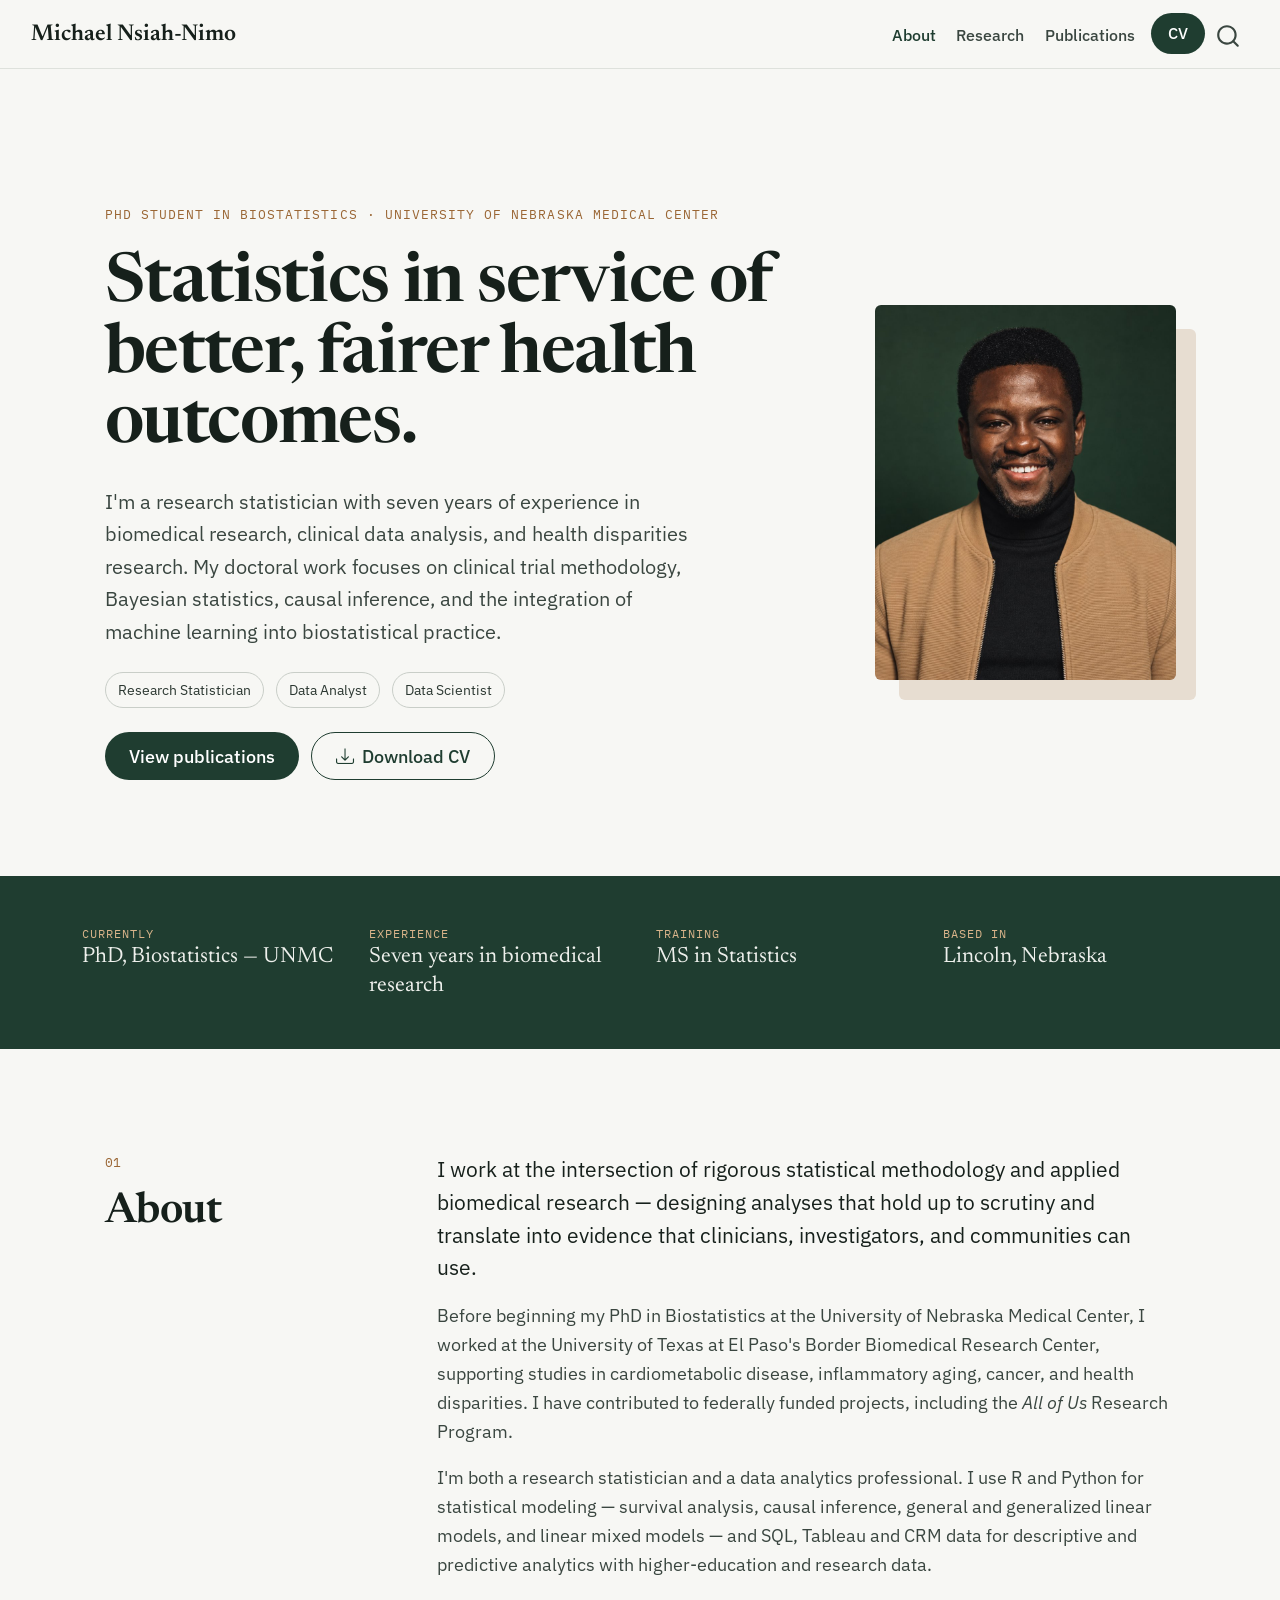
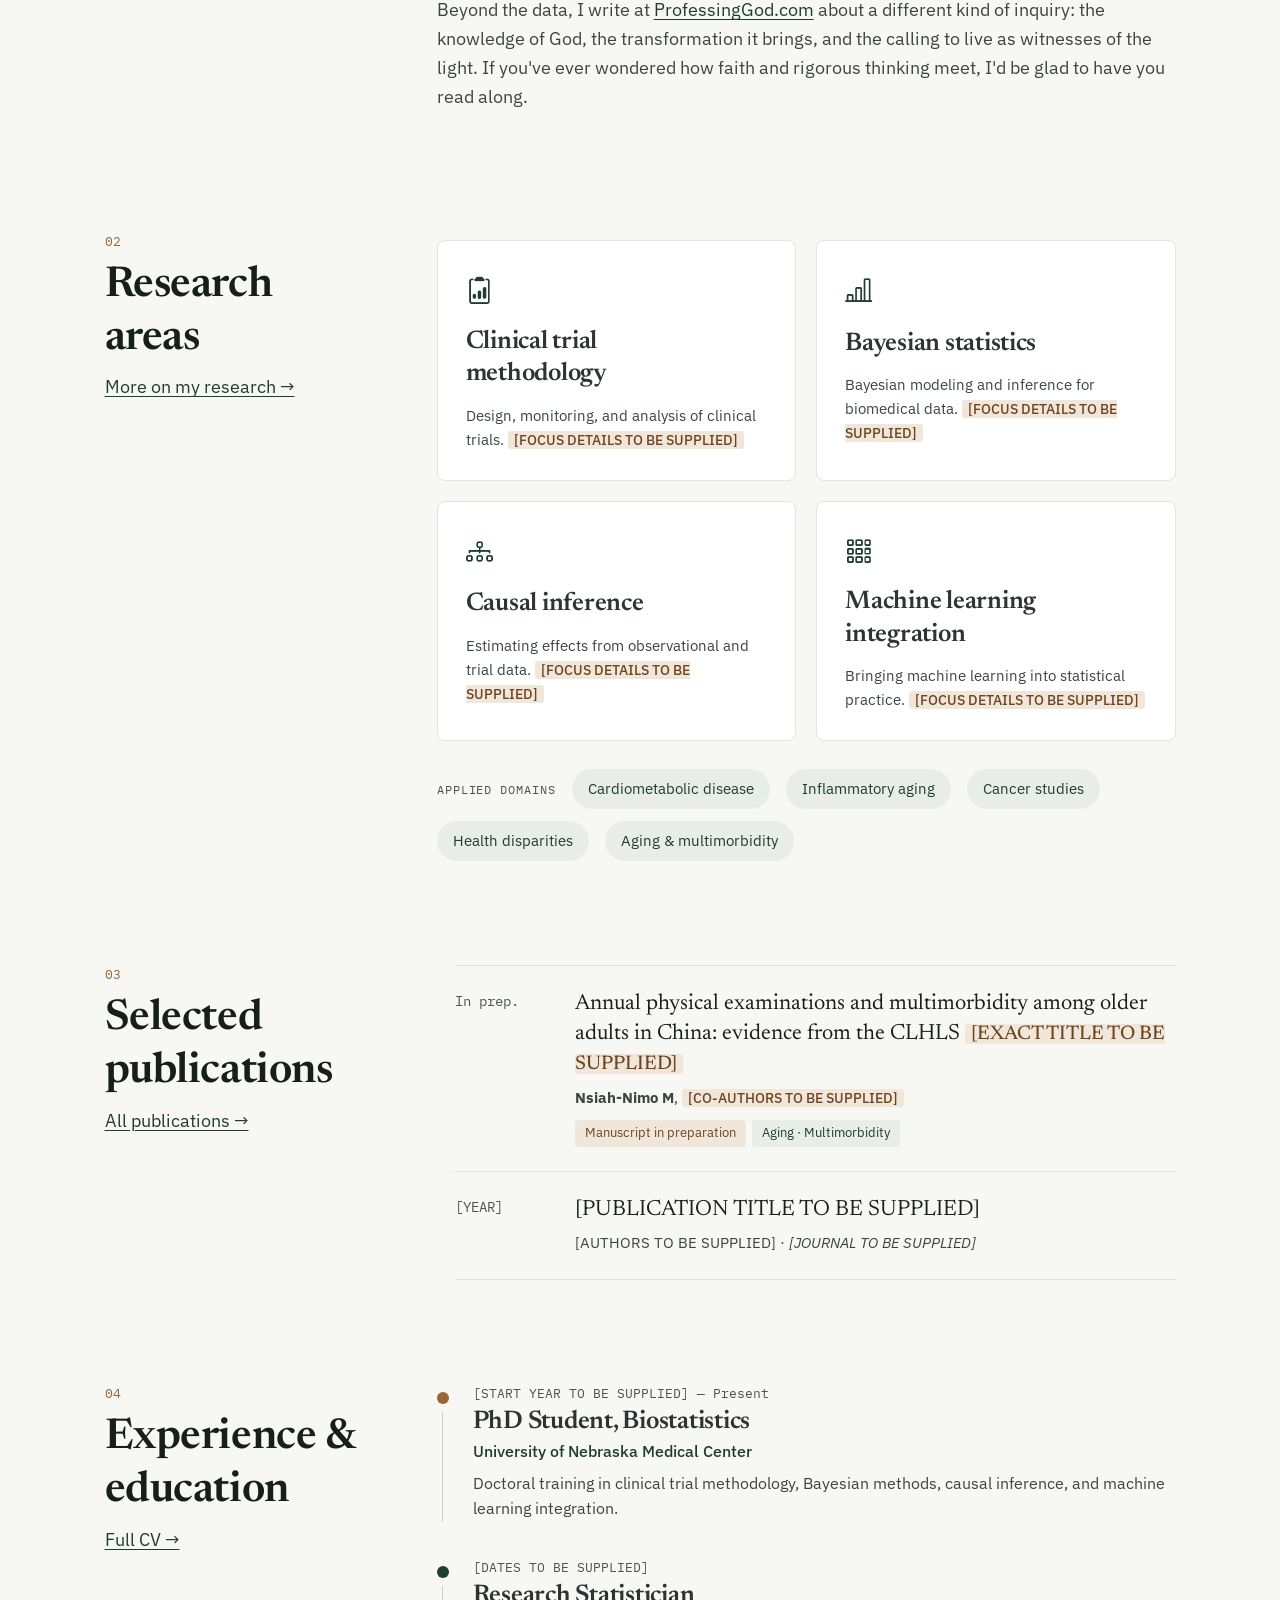
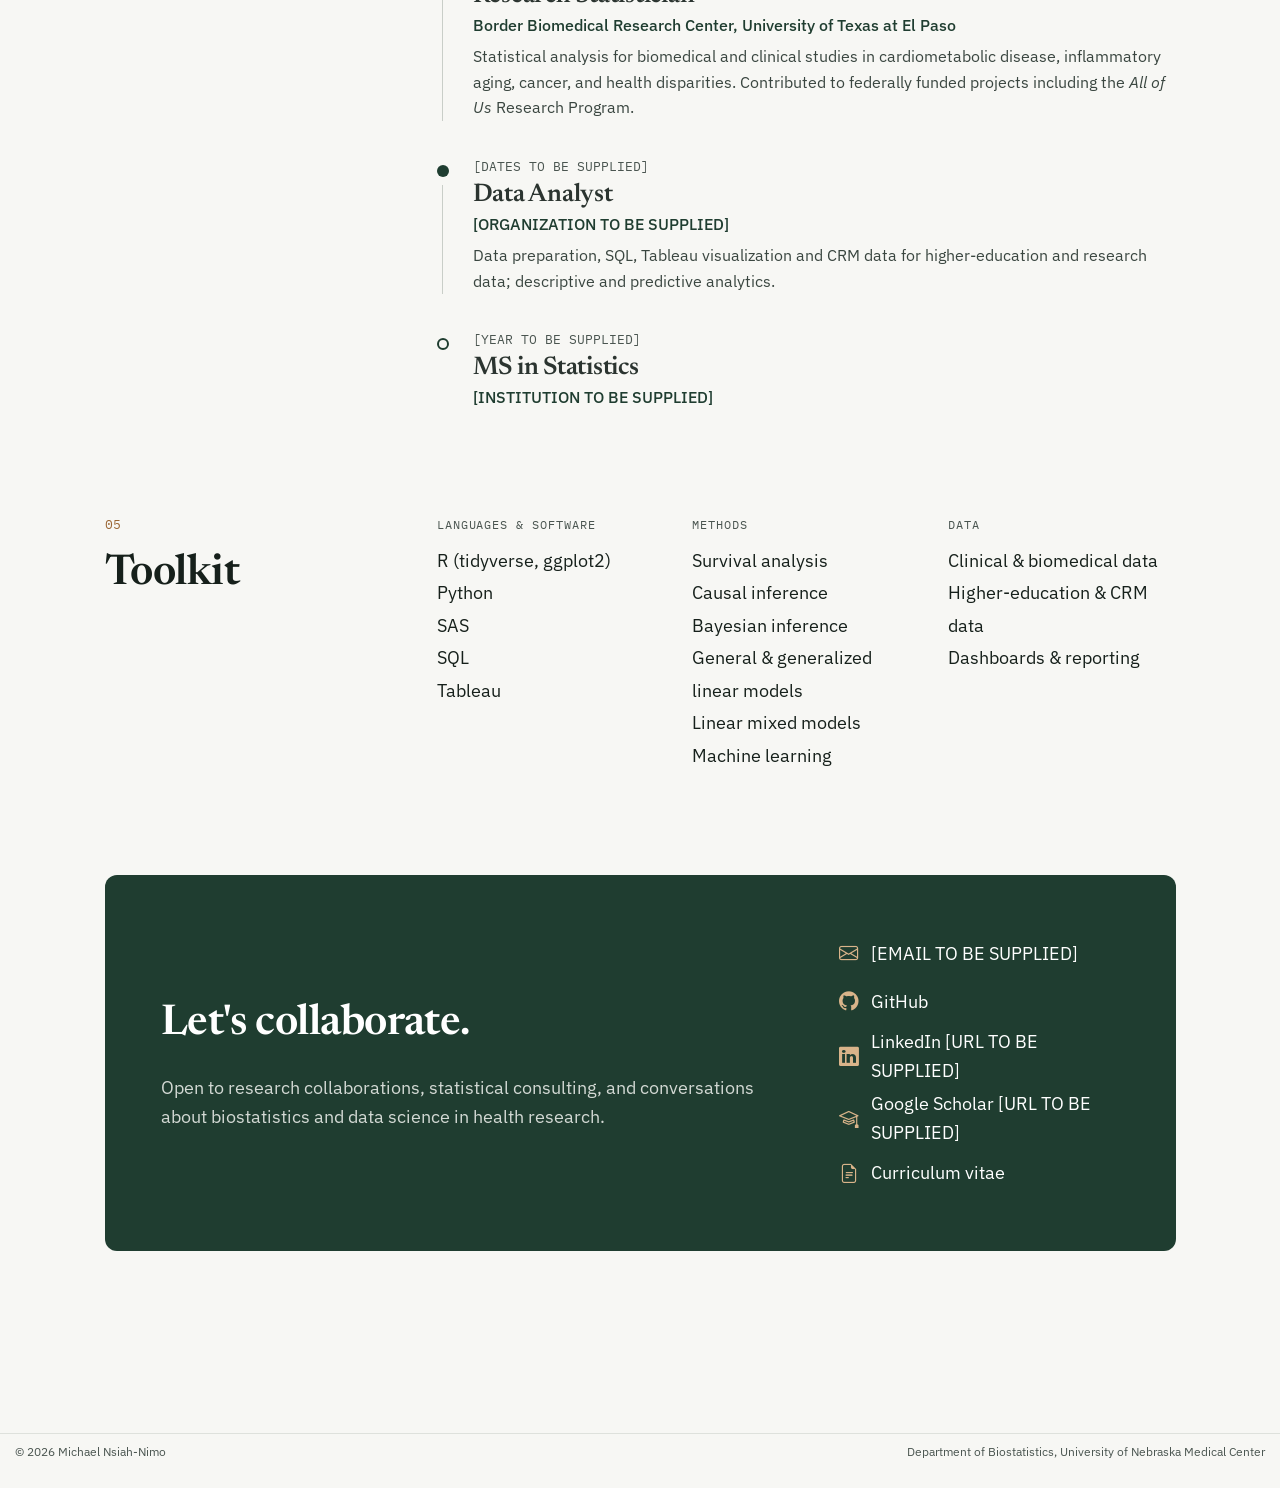
<file: docs/index.html>
<!DOCTYPE html>
<html xmlns="http://www.w3.org/1999/xhtml" lang="en" xml:lang="en"><head>

<meta charset="utf-8">
<meta name="generator" content="quarto-1.6.42">

<meta name="viewport" content="width=device-width, initial-scale=1.0, user-scalable=yes">


<title>Michael Nsiah-Nimo — Biostatistics – Michael Nsiah-Nimo</title>
<style>
code{white-space: pre-wrap;}
span.smallcaps{font-variant: small-caps;}
div.columns{display: flex; gap: min(4vw, 1.5em);}
div.column{flex: auto; overflow-x: auto;}
div.hanging-indent{margin-left: 1.5em; text-indent: -1.5em;}
ul.task-list{list-style: none;}
ul.task-list li input[type="checkbox"] {
  width: 0.8em;
  margin: 0 0.8em 0.2em -1em; /* quarto-specific, see https://github.com/quarto-dev/quarto-cli/issues/4556 */ 
  vertical-align: middle;
}
</style>


<script src="site_libs/quarto-nav/quarto-nav.js"></script>
<script src="site_libs/quarto-nav/headroom.min.js"></script>
<script src="site_libs/clipboard/clipboard.min.js"></script>
<script src="site_libs/quarto-search/autocomplete.umd.js"></script>
<script src="site_libs/quarto-search/fuse.min.js"></script>
<script src="site_libs/quarto-search/quarto-search.js"></script>
<meta name="quarto:offset" content="./">
<script src="site_libs/quarto-html/quarto.js"></script>
<script src="site_libs/quarto-html/popper.min.js"></script>
<script src="site_libs/quarto-html/tippy.umd.min.js"></script>
<script src="site_libs/quarto-html/anchor.min.js"></script>
<link href="site_libs/quarto-html/tippy.css" rel="stylesheet">
<link href="site_libs/quarto-html/quarto-syntax-highlighting-585ee290d8f792829760d01cd7ccc2fa.css" rel="stylesheet" id="quarto-text-highlighting-styles">
<script src="site_libs/bootstrap/bootstrap.min.js"></script>
<link href="site_libs/bootstrap/bootstrap-icons.css" rel="stylesheet">
<link href="site_libs/bootstrap/bootstrap-a77b8a63a7cd9b9ef1d23fe0200e672d.min.css" rel="stylesheet" append-hash="true" id="quarto-bootstrap" data-mode="light">
<script id="quarto-search-options" type="application/json">{
  "location": "navbar",
  "copy-button": false,
  "collapse-after": 3,
  "panel-placement": "end",
  "type": "overlay",
  "limit": 50,
  "keyboard-shortcut": [
    "f",
    "/",
    "s"
  ],
  "show-item-context": false,
  "language": {
    "search-no-results-text": "No results",
    "search-matching-documents-text": "matching documents",
    "search-copy-link-title": "Copy link to search",
    "search-hide-matches-text": "Hide additional matches",
    "search-more-match-text": "more match in this document",
    "search-more-matches-text": "more matches in this document",
    "search-clear-button-title": "Clear",
    "search-text-placeholder": "",
    "search-detached-cancel-button-title": "Cancel",
    "search-submit-button-title": "Submit",
    "search-label": "Search"
  }
}</script>
<style>html{ scroll-behavior: smooth; }</style>


</head>

<body class="nav-fixed home">

<div id="quarto-search-results"></div>
  <header id="quarto-header" class="headroom fixed-top">
    <nav class="navbar navbar-expand-lg " data-bs-theme="dark">
      <div class="navbar-container container-fluid">
      <div class="navbar-brand-container mx-auto">
    <a class="navbar-brand" href="./index.html">
    <span class="navbar-title">Michael Nsiah-Nimo</span>
    </a>
  </div>
            <div id="quarto-search" class="" title="Search"></div>
          <button class="navbar-toggler" type="button" data-bs-toggle="collapse" data-bs-target="#navbarCollapse" aria-controls="navbarCollapse" role="menu" aria-expanded="false" aria-label="Toggle navigation" onclick="if (window.quartoToggleHeadroom) { window.quartoToggleHeadroom(); }">
  <span class="navbar-toggler-icon"></span>
</button>
          <div class="collapse navbar-collapse" id="navbarCollapse">
            <ul class="navbar-nav navbar-nav-scroll ms-auto">
  <li class="nav-item">
    <a class="nav-link active" href="./index.html" aria-current="page"> 
<span class="menu-text">About</span></a>
  </li>  
  <li class="nav-item">
    <a class="nav-link" href="./research.html"> 
<span class="menu-text">Research</span></a>
  </li>  
  <li class="nav-item">
    <a class="nav-link" href="./publications.html"> 
<span class="menu-text">Publications</span></a>
  </li>  
  <li class="nav-item">
    <a class="nav-link" href="./cv.html"> 
<span class="menu-text">CV</span></a>
  </li>  
</ul>
          </div> <!-- /navcollapse -->
            <div class="quarto-navbar-tools">
</div>
      </div> <!-- /container-fluid -->
    </nav>
</header>
<!-- content -->
<div id="quarto-content" class="quarto-container page-columns page-rows-contents page-layout-full page-navbar">
<!-- sidebar -->
<!-- margin-sidebar -->
    
<!-- main -->
<main class="content column-page" id="quarto-document-content"><header id="title-block-header" class="quarto-title-block"></header>




<div class="wrap">

<!-- HERO -->
<section class="hero" id="top">
  <div class="hero-text">
    <div class="eyebrow">PhD Student in Biostatistics · University of Nebraska Medical Center</div>
    <h1>Statistics in service of better, fairer health outcomes.</h1>
    <p class="lede">I'm a research statistician with seven years of experience in biomedical research, clinical data analysis, and health disparities research. My doctoral work focuses on clinical trial methodology, Bayesian statistics, causal inference, and the integration of machine learning into biostatistical practice.</p>
    <div class="chips">
      <span class="chip">Research Statistician</span>
      <span class="chip">Data Analyst</span>
      <span class="chip">Data Scientist</span>
    </div>
    <div class="actions">
      <a class="btn-pill solid" href="publications.html">View publications</a>
      <a class="btn-pill ghost" href="cv.html"><i class="bi bi-download" aria-hidden="true"></i> Download CV</a>
    </div>
  </div>
  <div class="hero-photo">
    <img src="images/michael.jpg" alt="Portrait of Michael Nsiah-Nimo">
  </div>
</section>

<!-- AT A GLANCE -->
<section class="band" aria-label="At a glance">
  <div class="band-grid">
    <div><div class="label">Currently</div><div class="value">PhD, Biostatistics — UNMC</div></div>
    <div><div class="label">Experience</div><div class="value">Seven years in biomedical research</div></div>
    <div><div class="label">Training</div><div class="value">MS in Statistics</div></div>
    <div><div class="label">Based in</div><div class="value">Lincoln, Nebraska</div></div>
  </div>
</section>

<!-- 01 ABOUT -->
<section class="numbered" id="about">
  <div class="num-head"><div class="num">01</div><h2 class="anchored">About</h2></div>
  <div class="num-body">
    <p class="lead-p">I work at the intersection of rigorous statistical methodology and applied biomedical research — designing analyses that hold up to scrutiny and translate into evidence that clinicians, investigators, and communities can use.</p>
    <p>Before beginning my PhD in Biostatistics at the University of Nebraska Medical Center, I worked at the University of Texas at El Paso's Border Biomedical Research Center, supporting studies in cardiometabolic disease, inflammatory aging, cancer, and health disparities. I have contributed to federally funded projects, including the <em>All of Us</em> Research Program.</p>
    <p>I'm both a research statistician and a data analytics professional. I use R and Python for statistical modeling — survival analysis, causal inference, general and generalized linear models, and linear mixed models — and SQL, Tableau and CRM data for descriptive and predictive analytics with higher-education and research data.</p>
    <p>Beyond the data, I write at <a href="https://professinggod.com">ProfessingGod.com</a> about a different kind of inquiry: the knowledge of God, the transformation it brings, and the calling to live as witnesses of the light. If you've ever wondered how faith and rigorous thinking meet, I'd be glad to have you read along.</p>
  </div>
</section>

<!-- 02 RESEARCH -->
<section class="numbered" id="research">
  <div class="num-head"><div class="num">02</div><h2 class="anchored">Research areas</h2><a href="research.html">More on my research →</a></div>
  <div class="num-body">
    <div class="cards">
      <div class="card-i"><i class="bi bi-clipboard2-data" aria-hidden="true"></i><h3 class="anchored">Clinical trial methodology</h3><p>Design, monitoring, and analysis of clinical trials. <span class="todo">[FOCUS DETAILS TO BE SUPPLIED]</span></p></div>
      <div class="card-i"><i class="bi bi-bar-chart-line" aria-hidden="true"></i><h3 class="anchored">Bayesian statistics</h3><p>Bayesian modeling and inference for biomedical data. <span class="todo">[FOCUS DETAILS TO BE SUPPLIED]</span></p></div>
      <div class="card-i"><i class="bi bi-diagram-3" aria-hidden="true"></i><h3 class="anchored">Causal inference</h3><p>Estimating effects from observational and trial data. <span class="todo">[FOCUS DETAILS TO BE SUPPLIED]</span></p></div>
      <div class="card-i"><i class="bi bi-grid-3x3-gap" aria-hidden="true"></i><h3 class="anchored">Machine learning integration</h3><p>Bringing machine learning into statistical practice. <span class="todo">[FOCUS DETAILS TO BE SUPPLIED]</span></p></div>
    </div>
    <div class="focus-row">
      <span class="label">Applied domains</span>
      <span class="chip-fill">Cardiometabolic disease</span>
      <span class="chip-fill">Inflammatory aging</span>
      <span class="chip-fill">Cancer studies</span>
      <span class="chip-fill">Health disparities</span>
      <span class="chip-fill">Aging &amp; multimorbidity</span>
    </div>
  </div>
</section>

<!-- 03 PUBLICATIONS -->
<section class="numbered" id="publications">
  <div class="num-head"><div class="num">03</div><h2 class="anchored">Selected publications</h2><a href="publications.html">All publications →</a></div>
  <div class="num-body">
    <ol class="pubs">
      <li>
        <div class="yr">In prep.</div>
        <div class="entry">
          <div class="title">Annual physical examinations and multimorbidity among older adults in China: evidence from the CLHLS <span class="todo">[EXACT TITLE TO BE SUPPLIED]</span></div>
          <div class="meta"><strong>Nsiah-Nimo M</strong>, <span class="todo">[CO-AUTHORS TO BE SUPPLIED]</span></div>
          <div><span class="tag t-prog">Manuscript in preparation</span><span class="tag t-article">Aging · Multimorbidity</span></div>
        </div>
      </li>
      <li>
        <div class="yr">[YEAR]</div>
        <div class="entry">
          <div class="title">[PUBLICATION TITLE TO BE SUPPLIED]</div>
          <div class="meta">[AUTHORS TO BE SUPPLIED] · <em>[JOURNAL TO BE SUPPLIED]</em></div>
        </div>
      </li>
    </ol>
  </div>
</section>

<!-- 04 EXPERIENCE -->
<section class="numbered" id="experience">
  <div class="num-head"><div class="num">04</div><h2 class="anchored">Experience &amp; education</h2><a href="cv.html">Full CV →</a></div>
  <div class="num-body">
    <div class="timeline">
      <div class="t-item"><div class="rail"><div class="dot now"></div><div class="stem"></div></div>
        <div><div class="when">[START YEAR TO BE SUPPLIED] — Present</div><h3 class="anchored">PhD Student, Biostatistics</h3><div class="where">University of Nebraska Medical Center</div>
        <p>Doctoral training in clinical trial methodology, Bayesian methods, causal inference, and machine learning integration.</p></div></div>
      <div class="t-item"><div class="rail"><div class="dot"></div><div class="stem"></div></div>
        <div><div class="when">[DATES TO BE SUPPLIED]</div><h3 class="anchored">Research Statistician</h3><div class="where">Border Biomedical Research Center, University of Texas at El Paso</div>
        <p>Statistical analysis for biomedical and clinical studies in cardiometabolic disease, inflammatory aging, cancer, and health disparities. Contributed to federally funded projects including the <em>All of Us</em> Research Program.</p></div></div>
      <div class="t-item"><div class="rail"><div class="dot"></div><div class="stem"></div></div>
        <div><div class="when">[DATES TO BE SUPPLIED]</div><h3 class="anchored">Data Analyst</h3><div class="where">[ORGANIZATION TO BE SUPPLIED]</div>
        <p>Data preparation, SQL, Tableau visualization and CRM data for higher-education and research data; descriptive and predictive analytics.</p></div></div>
      <div class="t-item"><div class="rail"><div class="dot open"></div><div class="stem"></div></div>
        <div><div class="when">[YEAR TO BE SUPPLIED]</div><h3 class="anchored">MS in Statistics</h3><div class="where">[INSTITUTION TO BE SUPPLIED]</div></div></div>
    </div>
  </div>
</section>

<!-- 05 TOOLKIT -->
<section class="numbered" id="toolkit">
  <div class="num-head"><div class="num">05</div><h2 class="anchored">Toolkit</h2></div>
  <div class="num-body">
    <div class="toolkit">
      <div><div class="label">Languages &amp; software</div><ul><li>R (tidyverse, ggplot2)</li><li>Python</li><li>SAS</li><li>SQL</li><li>Tableau</li></ul></div>
      <div><div class="label">Methods</div><ul><li>Survival analysis</li><li>Causal inference</li><li>Bayesian inference</li><li>General &amp; generalized linear models</li><li>Linear mixed models</li><li>Machine learning</li></ul></div>
      <div><div class="label">Data</div><ul><li>Clinical &amp; biomedical data</li><li>Higher-education &amp; CRM data</li><li>Dashboards &amp; reporting</li></ul></div>
    </div>
  </div>
</section>

<!-- CONTACT -->
<section class="contact" id="contact">
  <div class="c-text">
    <h2 class="anchored">Let's collaborate.</h2>
    <p>Open to research collaborations, statistical consulting, and conversations about biostatistics and data science in health research.</p>
  </div>
  <div class="c-links">
    <a href="mailto:[EMAIL TO BE SUPPLIED]"><i class="bi bi-envelope" aria-hidden="true"></i> [EMAIL TO BE SUPPLIED]</a>
    <a href="https://github.com/mnsiahnimo"><i class="bi bi-github" aria-hidden="true"></i> GitHub</a>
    <a href="#"><i class="bi bi-linkedin" aria-hidden="true"></i> LinkedIn [URL TO BE SUPPLIED]</a>
    <a href="#"><i class="bi bi-mortarboard" aria-hidden="true"></i> Google Scholar [URL TO BE SUPPLIED]</a>
    <a href="cv.html"><i class="bi bi-file-earmark-text" aria-hidden="true"></i> Curriculum vitae</a>
  </div>
</section>

</div>



</main> <!-- /main -->
<script id="quarto-html-after-body" type="application/javascript">
window.document.addEventListener("DOMContentLoaded", function (event) {
  const toggleBodyColorMode = (bsSheetEl) => {
    const mode = bsSheetEl.getAttribute("data-mode");
    const bodyEl = window.document.querySelector("body");
    if (mode === "dark") {
      bodyEl.classList.add("quarto-dark");
      bodyEl.classList.remove("quarto-light");
    } else {
      bodyEl.classList.add("quarto-light");
      bodyEl.classList.remove("quarto-dark");
    }
  }
  const toggleBodyColorPrimary = () => {
    const bsSheetEl = window.document.querySelector("link#quarto-bootstrap");
    if (bsSheetEl) {
      toggleBodyColorMode(bsSheetEl);
    }
  }
  toggleBodyColorPrimary();  
  const icon = "";
  const anchorJS = new window.AnchorJS();
  anchorJS.options = {
    placement: 'right',
    icon: icon
  };
  anchorJS.add('.anchored');
  const isCodeAnnotation = (el) => {
    for (const clz of el.classList) {
      if (clz.startsWith('code-annotation-')) {                     
        return true;
      }
    }
    return false;
  }
  const onCopySuccess = function(e) {
    // button target
    const button = e.trigger;
    // don't keep focus
    button.blur();
    // flash "checked"
    button.classList.add('code-copy-button-checked');
    var currentTitle = button.getAttribute("title");
    button.setAttribute("title", "Copied!");
    let tooltip;
    if (window.bootstrap) {
      button.setAttribute("data-bs-toggle", "tooltip");
      button.setAttribute("data-bs-placement", "left");
      button.setAttribute("data-bs-title", "Copied!");
      tooltip = new bootstrap.Tooltip(button, 
        { trigger: "manual", 
          customClass: "code-copy-button-tooltip",
          offset: [0, -8]});
      tooltip.show();    
    }
    setTimeout(function() {
      if (tooltip) {
        tooltip.hide();
        button.removeAttribute("data-bs-title");
        button.removeAttribute("data-bs-toggle");
        button.removeAttribute("data-bs-placement");
      }
      button.setAttribute("title", currentTitle);
      button.classList.remove('code-copy-button-checked');
    }, 1000);
    // clear code selection
    e.clearSelection();
  }
  const getTextToCopy = function(trigger) {
      const codeEl = trigger.previousElementSibling.cloneNode(true);
      for (const childEl of codeEl.children) {
        if (isCodeAnnotation(childEl)) {
          childEl.remove();
        }
      }
      return codeEl.innerText;
  }
  const clipboard = new window.ClipboardJS('.code-copy-button:not([data-in-quarto-modal])', {
    text: getTextToCopy
  });
  clipboard.on('success', onCopySuccess);
  if (window.document.getElementById('quarto-embedded-source-code-modal')) {
    const clipboardModal = new window.ClipboardJS('.code-copy-button[data-in-quarto-modal]', {
      text: getTextToCopy,
      container: window.document.getElementById('quarto-embedded-source-code-modal')
    });
    clipboardModal.on('success', onCopySuccess);
  }
    var localhostRegex = new RegExp(/^(?:http|https):\/\/localhost\:?[0-9]*\//);
    var mailtoRegex = new RegExp(/^mailto:/);
      var filterRegex = new RegExp("https:\/\/mnsiahnimo\.github\.io\/");
    var isInternal = (href) => {
        return filterRegex.test(href) || localhostRegex.test(href) || mailtoRegex.test(href);
    }
    // Inspect non-navigation links and adorn them if external
 	var links = window.document.querySelectorAll('a[href]:not(.nav-link):not(.navbar-brand):not(.toc-action):not(.sidebar-link):not(.sidebar-item-toggle):not(.pagination-link):not(.no-external):not([aria-hidden]):not(.dropdown-item):not(.quarto-navigation-tool):not(.about-link)');
    for (var i=0; i<links.length; i++) {
      const link = links[i];
      if (!isInternal(link.href)) {
        // undo the damage that might have been done by quarto-nav.js in the case of
        // links that we want to consider external
        if (link.dataset.originalHref !== undefined) {
          link.href = link.dataset.originalHref;
        }
          // target, if specified
          link.setAttribute("target", "_blank");
          if (link.getAttribute("rel") === null) {
            link.setAttribute("rel", "noopener");
          }
      }
    }
  function tippyHover(el, contentFn, onTriggerFn, onUntriggerFn) {
    const config = {
      allowHTML: true,
      maxWidth: 500,
      delay: 100,
      arrow: false,
      appendTo: function(el) {
          return el.parentElement;
      },
      interactive: true,
      interactiveBorder: 10,
      theme: 'quarto',
      placement: 'bottom-start',
    };
    if (contentFn) {
      config.content = contentFn;
    }
    if (onTriggerFn) {
      config.onTrigger = onTriggerFn;
    }
    if (onUntriggerFn) {
      config.onUntrigger = onUntriggerFn;
    }
    window.tippy(el, config); 
  }
  const noterefs = window.document.querySelectorAll('a[role="doc-noteref"]');
  for (var i=0; i<noterefs.length; i++) {
    const ref = noterefs[i];
    tippyHover(ref, function() {
      // use id or data attribute instead here
      let href = ref.getAttribute('data-footnote-href') || ref.getAttribute('href');
      try { href = new URL(href).hash; } catch {}
      const id = href.replace(/^#\/?/, "");
      const note = window.document.getElementById(id);
      if (note) {
        return note.innerHTML;
      } else {
        return "";
      }
    });
  }
  const xrefs = window.document.querySelectorAll('a.quarto-xref');
  const processXRef = (id, note) => {
    // Strip column container classes
    const stripColumnClz = (el) => {
      el.classList.remove("page-full", "page-columns");
      if (el.children) {
        for (const child of el.children) {
          stripColumnClz(child);
        }
      }
    }
    stripColumnClz(note)
    if (id === null || id.startsWith('sec-')) {
      // Special case sections, only their first couple elements
      const container = document.createElement("div");
      if (note.children && note.children.length > 2) {
        container.appendChild(note.children[0].cloneNode(true));
        for (let i = 1; i < note.children.length; i++) {
          const child = note.children[i];
          if (child.tagName === "P" && child.innerText === "") {
            continue;
          } else {
            container.appendChild(child.cloneNode(true));
            break;
          }
        }
        if (window.Quarto?.typesetMath) {
          window.Quarto.typesetMath(container);
        }
        return container.innerHTML
      } else {
        if (window.Quarto?.typesetMath) {
          window.Quarto.typesetMath(note);
        }
        return note.innerHTML;
      }
    } else {
      // Remove any anchor links if they are present
      const anchorLink = note.querySelector('a.anchorjs-link');
      if (anchorLink) {
        anchorLink.remove();
      }
      if (window.Quarto?.typesetMath) {
        window.Quarto.typesetMath(note);
      }
      if (note.classList.contains("callout")) {
        return note.outerHTML;
      } else {
        return note.innerHTML;
      }
    }
  }
  for (var i=0; i<xrefs.length; i++) {
    const xref = xrefs[i];
    tippyHover(xref, undefined, function(instance) {
      instance.disable();
      let url = xref.getAttribute('href');
      let hash = undefined; 
      if (url.startsWith('#')) {
        hash = url;
      } else {
        try { hash = new URL(url).hash; } catch {}
      }
      if (hash) {
        const id = hash.replace(/^#\/?/, "");
        const note = window.document.getElementById(id);
        if (note !== null) {
          try {
            const html = processXRef(id, note.cloneNode(true));
            instance.setContent(html);
          } finally {
            instance.enable();
            instance.show();
          }
        } else {
          // See if we can fetch this
          fetch(url.split('#')[0])
          .then(res => res.text())
          .then(html => {
            const parser = new DOMParser();
            const htmlDoc = parser.parseFromString(html, "text/html");
            const note = htmlDoc.getElementById(id);
            if (note !== null) {
              const html = processXRef(id, note);
              instance.setContent(html);
            } 
          }).finally(() => {
            instance.enable();
            instance.show();
          });
        }
      } else {
        // See if we can fetch a full url (with no hash to target)
        // This is a special case and we should probably do some content thinning / targeting
        fetch(url)
        .then(res => res.text())
        .then(html => {
          const parser = new DOMParser();
          const htmlDoc = parser.parseFromString(html, "text/html");
          const note = htmlDoc.querySelector('main.content');
          if (note !== null) {
            // This should only happen for chapter cross references
            // (since there is no id in the URL)
            // remove the first header
            if (note.children.length > 0 && note.children[0].tagName === "HEADER") {
              note.children[0].remove();
            }
            const html = processXRef(null, note);
            instance.setContent(html);
          } 
        }).finally(() => {
          instance.enable();
          instance.show();
        });
      }
    }, function(instance) {
    });
  }
      let selectedAnnoteEl;
      const selectorForAnnotation = ( cell, annotation) => {
        let cellAttr = 'data-code-cell="' + cell + '"';
        let lineAttr = 'data-code-annotation="' +  annotation + '"';
        const selector = 'span[' + cellAttr + '][' + lineAttr + ']';
        return selector;
      }
      const selectCodeLines = (annoteEl) => {
        const doc = window.document;
        const targetCell = annoteEl.getAttribute("data-target-cell");
        const targetAnnotation = annoteEl.getAttribute("data-target-annotation");
        const annoteSpan = window.document.querySelector(selectorForAnnotation(targetCell, targetAnnotation));
        const lines = annoteSpan.getAttribute("data-code-lines").split(",");
        const lineIds = lines.map((line) => {
          return targetCell + "-" + line;
        })
        let top = null;
        let height = null;
        let parent = null;
        if (lineIds.length > 0) {
            //compute the position of the single el (top and bottom and make a div)
            const el = window.document.getElementById(lineIds[0]);
            top = el.offsetTop;
            height = el.offsetHeight;
            parent = el.parentElement.parentElement;
          if (lineIds.length > 1) {
            const lastEl = window.document.getElementById(lineIds[lineIds.length - 1]);
            const bottom = lastEl.offsetTop + lastEl.offsetHeight;
            height = bottom - top;
          }
          if (top !== null && height !== null && parent !== null) {
            // cook up a div (if necessary) and position it 
            let div = window.document.getElementById("code-annotation-line-highlight");
            if (div === null) {
              div = window.document.createElement("div");
              div.setAttribute("id", "code-annotation-line-highlight");
              div.style.position = 'absolute';
              parent.appendChild(div);
            }
            div.style.top = top - 2 + "px";
            div.style.height = height + 4 + "px";
            div.style.left = 0;
            let gutterDiv = window.document.getElementById("code-annotation-line-highlight-gutter");
            if (gutterDiv === null) {
              gutterDiv = window.document.createElement("div");
              gutterDiv.setAttribute("id", "code-annotation-line-highlight-gutter");
              gutterDiv.style.position = 'absolute';
              const codeCell = window.document.getElementById(targetCell);
              const gutter = codeCell.querySelector('.code-annotation-gutter');
              gutter.appendChild(gutterDiv);
            }
            gutterDiv.style.top = top - 2 + "px";
            gutterDiv.style.height = height + 4 + "px";
          }
          selectedAnnoteEl = annoteEl;
        }
      };
      const unselectCodeLines = () => {
        const elementsIds = ["code-annotation-line-highlight", "code-annotation-line-highlight-gutter"];
        elementsIds.forEach((elId) => {
          const div = window.document.getElementById(elId);
          if (div) {
            div.remove();
          }
        });
        selectedAnnoteEl = undefined;
      };
        // Handle positioning of the toggle
    window.addEventListener(
      "resize",
      throttle(() => {
        elRect = undefined;
        if (selectedAnnoteEl) {
          selectCodeLines(selectedAnnoteEl);
        }
      }, 10)
    );
    function throttle(fn, ms) {
    let throttle = false;
    let timer;
      return (...args) => {
        if(!throttle) { // first call gets through
            fn.apply(this, args);
            throttle = true;
        } else { // all the others get throttled
            if(timer) clearTimeout(timer); // cancel #2
            timer = setTimeout(() => {
              fn.apply(this, args);
              timer = throttle = false;
            }, ms);
        }
      };
    }
      // Attach click handler to the DT
      const annoteDls = window.document.querySelectorAll('dt[data-target-cell]');
      for (const annoteDlNode of annoteDls) {
        annoteDlNode.addEventListener('click', (event) => {
          const clickedEl = event.target;
          if (clickedEl !== selectedAnnoteEl) {
            unselectCodeLines();
            const activeEl = window.document.querySelector('dt[data-target-cell].code-annotation-active');
            if (activeEl) {
              activeEl.classList.remove('code-annotation-active');
            }
            selectCodeLines(clickedEl);
            clickedEl.classList.add('code-annotation-active');
          } else {
            // Unselect the line
            unselectCodeLines();
            clickedEl.classList.remove('code-annotation-active');
          }
        });
      }
  const findCites = (el) => {
    const parentEl = el.parentElement;
    if (parentEl) {
      const cites = parentEl.dataset.cites;
      if (cites) {
        return {
          el,
          cites: cites.split(' ')
        };
      } else {
        return findCites(el.parentElement)
      }
    } else {
      return undefined;
    }
  };
  var bibliorefs = window.document.querySelectorAll('a[role="doc-biblioref"]');
  for (var i=0; i<bibliorefs.length; i++) {
    const ref = bibliorefs[i];
    const citeInfo = findCites(ref);
    if (citeInfo) {
      tippyHover(citeInfo.el, function() {
        var popup = window.document.createElement('div');
        citeInfo.cites.forEach(function(cite) {
          var citeDiv = window.document.createElement('div');
          citeDiv.classList.add('hanging-indent');
          citeDiv.classList.add('csl-entry');
          var biblioDiv = window.document.getElementById('ref-' + cite);
          if (biblioDiv) {
            citeDiv.innerHTML = biblioDiv.innerHTML;
          }
          popup.appendChild(citeDiv);
        });
        return popup.innerHTML;
      });
    }
  }
});
</script>
</div> <!-- /content -->
<footer class="footer">
  <div class="nav-footer">
    <div class="nav-footer-left">
<p>© 2026 Michael Nsiah-Nimo</p>
</div>   
    <div class="nav-footer-center">
      &nbsp;
    </div>
    <div class="nav-footer-right">
<p>Department of Biostatistics, University of Nebraska Medical Center</p>
</div>
  </div>
</footer>




<script src="site_libs/quarto-html/zenscroll-min.js"></script>
</body></html>
</file>
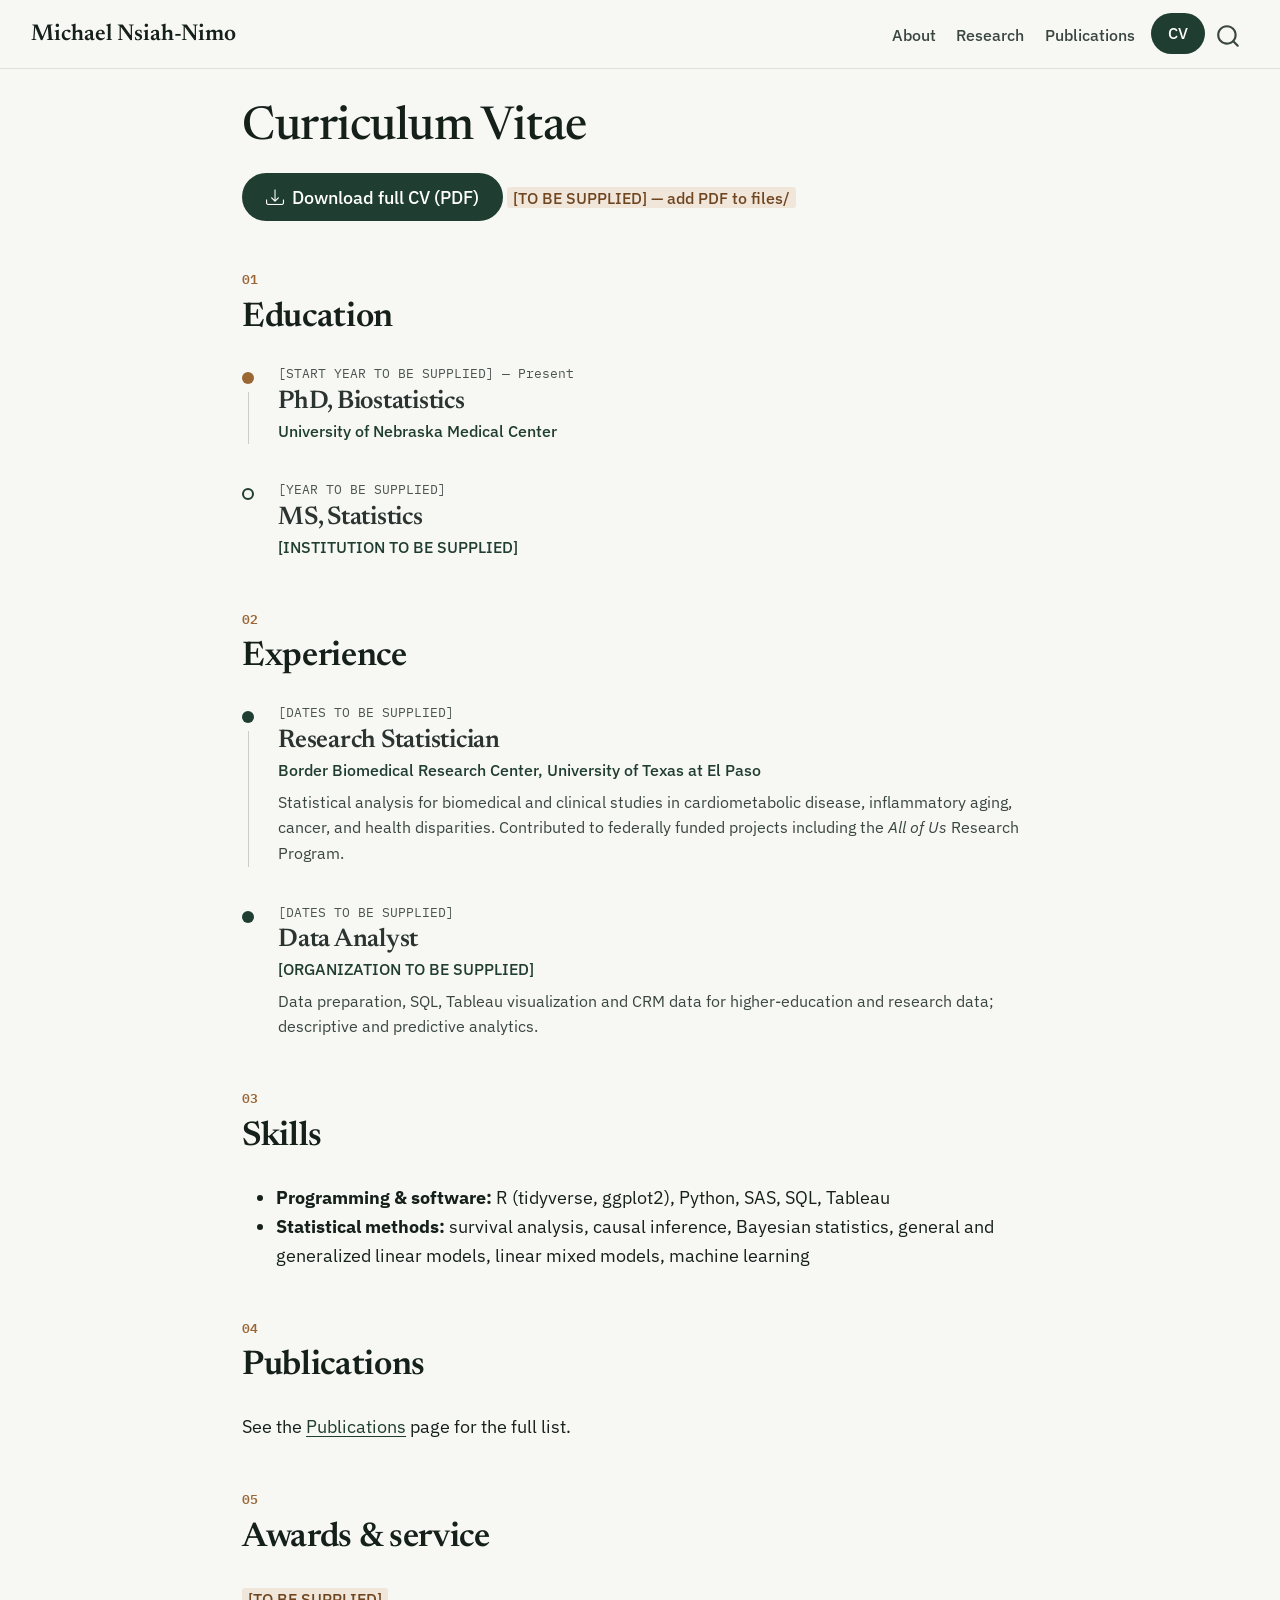
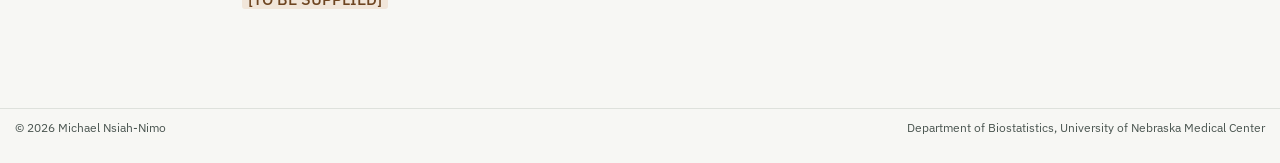
<file: docs/cv.html>
<!DOCTYPE html>
<html xmlns="http://www.w3.org/1999/xhtml" lang="en" xml:lang="en"><head>

<meta charset="utf-8">
<meta name="generator" content="quarto-1.6.42">

<meta name="viewport" content="width=device-width, initial-scale=1.0, user-scalable=yes">


<title>Curriculum Vitae – Michael Nsiah-Nimo</title>
<style>
code{white-space: pre-wrap;}
span.smallcaps{font-variant: small-caps;}
div.columns{display: flex; gap: min(4vw, 1.5em);}
div.column{flex: auto; overflow-x: auto;}
div.hanging-indent{margin-left: 1.5em; text-indent: -1.5em;}
ul.task-list{list-style: none;}
ul.task-list li input[type="checkbox"] {
  width: 0.8em;
  margin: 0 0.8em 0.2em -1em; /* quarto-specific, see https://github.com/quarto-dev/quarto-cli/issues/4556 */ 
  vertical-align: middle;
}
</style>


<script src="site_libs/quarto-nav/quarto-nav.js"></script>
<script src="site_libs/quarto-nav/headroom.min.js"></script>
<script src="site_libs/clipboard/clipboard.min.js"></script>
<script src="site_libs/quarto-search/autocomplete.umd.js"></script>
<script src="site_libs/quarto-search/fuse.min.js"></script>
<script src="site_libs/quarto-search/quarto-search.js"></script>
<meta name="quarto:offset" content="./">
<script src="site_libs/quarto-html/quarto.js"></script>
<script src="site_libs/quarto-html/popper.min.js"></script>
<script src="site_libs/quarto-html/tippy.umd.min.js"></script>
<script src="site_libs/quarto-html/anchor.min.js"></script>
<link href="site_libs/quarto-html/tippy.css" rel="stylesheet">
<link href="site_libs/quarto-html/quarto-syntax-highlighting-585ee290d8f792829760d01cd7ccc2fa.css" rel="stylesheet" id="quarto-text-highlighting-styles">
<script src="site_libs/bootstrap/bootstrap.min.js"></script>
<link href="site_libs/bootstrap/bootstrap-icons.css" rel="stylesheet">
<link href="site_libs/bootstrap/bootstrap-a77b8a63a7cd9b9ef1d23fe0200e672d.min.css" rel="stylesheet" append-hash="true" id="quarto-bootstrap" data-mode="light">
<script id="quarto-search-options" type="application/json">{
  "location": "navbar",
  "copy-button": false,
  "collapse-after": 3,
  "panel-placement": "end",
  "type": "overlay",
  "limit": 50,
  "keyboard-shortcut": [
    "f",
    "/",
    "s"
  ],
  "show-item-context": false,
  "language": {
    "search-no-results-text": "No results",
    "search-matching-documents-text": "matching documents",
    "search-copy-link-title": "Copy link to search",
    "search-hide-matches-text": "Hide additional matches",
    "search-more-match-text": "more match in this document",
    "search-more-matches-text": "more matches in this document",
    "search-clear-button-title": "Clear",
    "search-text-placeholder": "",
    "search-detached-cancel-button-title": "Cancel",
    "search-submit-button-title": "Submit",
    "search-label": "Search"
  }
}</script>
<style>html{ scroll-behavior: smooth; }</style>


</head>

<body class="nav-fixed fullcontent">

<div id="quarto-search-results"></div>
  <header id="quarto-header" class="headroom fixed-top">
    <nav class="navbar navbar-expand-lg " data-bs-theme="dark">
      <div class="navbar-container container-fluid">
      <div class="navbar-brand-container mx-auto">
    <a class="navbar-brand" href="./index.html">
    <span class="navbar-title">Michael Nsiah-Nimo</span>
    </a>
  </div>
            <div id="quarto-search" class="" title="Search"></div>
          <button class="navbar-toggler" type="button" data-bs-toggle="collapse" data-bs-target="#navbarCollapse" aria-controls="navbarCollapse" role="menu" aria-expanded="false" aria-label="Toggle navigation" onclick="if (window.quartoToggleHeadroom) { window.quartoToggleHeadroom(); }">
  <span class="navbar-toggler-icon"></span>
</button>
          <div class="collapse navbar-collapse" id="navbarCollapse">
            <ul class="navbar-nav navbar-nav-scroll ms-auto">
  <li class="nav-item">
    <a class="nav-link" href="./index.html"> 
<span class="menu-text">About</span></a>
  </li>  
  <li class="nav-item">
    <a class="nav-link" href="./research.html"> 
<span class="menu-text">Research</span></a>
  </li>  
  <li class="nav-item">
    <a class="nav-link" href="./publications.html"> 
<span class="menu-text">Publications</span></a>
  </li>  
  <li class="nav-item">
    <a class="nav-link active" href="./cv.html" aria-current="page"> 
<span class="menu-text">CV</span></a>
  </li>  
</ul>
          </div> <!-- /navcollapse -->
            <div class="quarto-navbar-tools">
</div>
      </div> <!-- /container-fluid -->
    </nav>
</header>
<!-- content -->
<div id="quarto-content" class="quarto-container page-columns page-rows-contents page-layout-article page-navbar">
<!-- sidebar -->
<!-- margin-sidebar -->
    
<!-- main -->
<main class="content" id="quarto-document-content">

<header id="title-block-header" class="quarto-title-block default">
<div class="quarto-title">
<h1 class="title">Curriculum Vitae</h1>
</div>



<div class="quarto-title-meta">

    
  
    
  </div>
  


</header>


<p><a class="btn-pill solid" href="files/[TO BE SUPPLIED].pdf"><i class="bi bi-download" aria-hidden="true"></i> Download full CV (PDF)</a> <span class="todo">[TO BE SUPPLIED] — add PDF to files/</span></p>
<section id="education" class="level2">
<h2 class="anchored" data-anchor-id="education">Education</h2>
<div class="timeline">
  <div class="t-item"><div class="rail"><div class="dot now"></div><div class="stem"></div></div>
    <div><div class="when">[START YEAR TO BE SUPPLIED] — Present</div><h3 class="anchored">PhD, Biostatistics</h3><div class="where">University of Nebraska Medical Center</div></div></div>
  <div class="t-item"><div class="rail"><div class="dot open"></div><div class="stem"></div></div>
    <div><div class="when">[YEAR TO BE SUPPLIED]</div><h3 class="anchored">MS, Statistics</h3><div class="where">[INSTITUTION TO BE SUPPLIED]</div></div></div>
</div>
</section>
<section id="experience" class="level2">
<h2 class="anchored" data-anchor-id="experience">Experience</h2>
<div class="timeline">
  <div class="t-item"><div class="rail"><div class="dot"></div><div class="stem"></div></div>
    <div><div class="when">[DATES TO BE SUPPLIED]</div><h3 class="anchored">Research Statistician</h3><div class="where">Border Biomedical Research Center, University of Texas at El Paso</div>
    <p>Statistical analysis for biomedical and clinical studies in cardiometabolic disease, inflammatory aging, cancer, and health disparities. Contributed to federally funded projects including the <em>All of Us</em> Research Program.</p></div></div>
  <div class="t-item"><div class="rail"><div class="dot"></div><div class="stem"></div></div>
    <div><div class="when">[DATES TO BE SUPPLIED]</div><h3 class="anchored">Data Analyst</h3><div class="where">[ORGANIZATION TO BE SUPPLIED]</div>
    <p>Data preparation, SQL, Tableau visualization and CRM data for higher-education and research data; descriptive and predictive analytics.</p></div></div>
</div>
</section>
<section id="skills" class="level2">
<h2 class="anchored" data-anchor-id="skills">Skills</h2>
<ul>
<li><strong>Programming &amp; software:</strong> R (tidyverse, ggplot2), Python, SAS, SQL, Tableau</li>
<li><strong>Statistical methods:</strong> survival analysis, causal inference, Bayesian statistics, general and generalized linear models, linear mixed models, machine learning</li>
</ul>
</section>
<section id="publications" class="level2">
<h2 class="anchored" data-anchor-id="publications">Publications</h2>
<p>See the <a href="./publications.html">Publications</a> page for the full list.</p>
</section>
<section id="awards-service" class="level2">
<h2 class="anchored" data-anchor-id="awards-service">Awards &amp; service</h2>
<p><span class="todo">[TO BE SUPPLIED]</span></p>


</section>

</main> <!-- /main -->
<script id="quarto-html-after-body" type="application/javascript">
window.document.addEventListener("DOMContentLoaded", function (event) {
  const toggleBodyColorMode = (bsSheetEl) => {
    const mode = bsSheetEl.getAttribute("data-mode");
    const bodyEl = window.document.querySelector("body");
    if (mode === "dark") {
      bodyEl.classList.add("quarto-dark");
      bodyEl.classList.remove("quarto-light");
    } else {
      bodyEl.classList.add("quarto-light");
      bodyEl.classList.remove("quarto-dark");
    }
  }
  const toggleBodyColorPrimary = () => {
    const bsSheetEl = window.document.querySelector("link#quarto-bootstrap");
    if (bsSheetEl) {
      toggleBodyColorMode(bsSheetEl);
    }
  }
  toggleBodyColorPrimary();  
  const icon = "";
  const anchorJS = new window.AnchorJS();
  anchorJS.options = {
    placement: 'right',
    icon: icon
  };
  anchorJS.add('.anchored');
  const isCodeAnnotation = (el) => {
    for (const clz of el.classList) {
      if (clz.startsWith('code-annotation-')) {                     
        return true;
      }
    }
    return false;
  }
  const onCopySuccess = function(e) {
    // button target
    const button = e.trigger;
    // don't keep focus
    button.blur();
    // flash "checked"
    button.classList.add('code-copy-button-checked');
    var currentTitle = button.getAttribute("title");
    button.setAttribute("title", "Copied!");
    let tooltip;
    if (window.bootstrap) {
      button.setAttribute("data-bs-toggle", "tooltip");
      button.setAttribute("data-bs-placement", "left");
      button.setAttribute("data-bs-title", "Copied!");
      tooltip = new bootstrap.Tooltip(button, 
        { trigger: "manual", 
          customClass: "code-copy-button-tooltip",
          offset: [0, -8]});
      tooltip.show();    
    }
    setTimeout(function() {
      if (tooltip) {
        tooltip.hide();
        button.removeAttribute("data-bs-title");
        button.removeAttribute("data-bs-toggle");
        button.removeAttribute("data-bs-placement");
      }
      button.setAttribute("title", currentTitle);
      button.classList.remove('code-copy-button-checked');
    }, 1000);
    // clear code selection
    e.clearSelection();
  }
  const getTextToCopy = function(trigger) {
      const codeEl = trigger.previousElementSibling.cloneNode(true);
      for (const childEl of codeEl.children) {
        if (isCodeAnnotation(childEl)) {
          childEl.remove();
        }
      }
      return codeEl.innerText;
  }
  const clipboard = new window.ClipboardJS('.code-copy-button:not([data-in-quarto-modal])', {
    text: getTextToCopy
  });
  clipboard.on('success', onCopySuccess);
  if (window.document.getElementById('quarto-embedded-source-code-modal')) {
    const clipboardModal = new window.ClipboardJS('.code-copy-button[data-in-quarto-modal]', {
      text: getTextToCopy,
      container: window.document.getElementById('quarto-embedded-source-code-modal')
    });
    clipboardModal.on('success', onCopySuccess);
  }
    var localhostRegex = new RegExp(/^(?:http|https):\/\/localhost\:?[0-9]*\//);
    var mailtoRegex = new RegExp(/^mailto:/);
      var filterRegex = new RegExp("https:\/\/mnsiahnimo\.github\.io\/");
    var isInternal = (href) => {
        return filterRegex.test(href) || localhostRegex.test(href) || mailtoRegex.test(href);
    }
    // Inspect non-navigation links and adorn them if external
 	var links = window.document.querySelectorAll('a[href]:not(.nav-link):not(.navbar-brand):not(.toc-action):not(.sidebar-link):not(.sidebar-item-toggle):not(.pagination-link):not(.no-external):not([aria-hidden]):not(.dropdown-item):not(.quarto-navigation-tool):not(.about-link)');
    for (var i=0; i<links.length; i++) {
      const link = links[i];
      if (!isInternal(link.href)) {
        // undo the damage that might have been done by quarto-nav.js in the case of
        // links that we want to consider external
        if (link.dataset.originalHref !== undefined) {
          link.href = link.dataset.originalHref;
        }
          // target, if specified
          link.setAttribute("target", "_blank");
          if (link.getAttribute("rel") === null) {
            link.setAttribute("rel", "noopener");
          }
      }
    }
  function tippyHover(el, contentFn, onTriggerFn, onUntriggerFn) {
    const config = {
      allowHTML: true,
      maxWidth: 500,
      delay: 100,
      arrow: false,
      appendTo: function(el) {
          return el.parentElement;
      },
      interactive: true,
      interactiveBorder: 10,
      theme: 'quarto',
      placement: 'bottom-start',
    };
    if (contentFn) {
      config.content = contentFn;
    }
    if (onTriggerFn) {
      config.onTrigger = onTriggerFn;
    }
    if (onUntriggerFn) {
      config.onUntrigger = onUntriggerFn;
    }
    window.tippy(el, config); 
  }
  const noterefs = window.document.querySelectorAll('a[role="doc-noteref"]');
  for (var i=0; i<noterefs.length; i++) {
    const ref = noterefs[i];
    tippyHover(ref, function() {
      // use id or data attribute instead here
      let href = ref.getAttribute('data-footnote-href') || ref.getAttribute('href');
      try { href = new URL(href).hash; } catch {}
      const id = href.replace(/^#\/?/, "");
      const note = window.document.getElementById(id);
      if (note) {
        return note.innerHTML;
      } else {
        return "";
      }
    });
  }
  const xrefs = window.document.querySelectorAll('a.quarto-xref');
  const processXRef = (id, note) => {
    // Strip column container classes
    const stripColumnClz = (el) => {
      el.classList.remove("page-full", "page-columns");
      if (el.children) {
        for (const child of el.children) {
          stripColumnClz(child);
        }
      }
    }
    stripColumnClz(note)
    if (id === null || id.startsWith('sec-')) {
      // Special case sections, only their first couple elements
      const container = document.createElement("div");
      if (note.children && note.children.length > 2) {
        container.appendChild(note.children[0].cloneNode(true));
        for (let i = 1; i < note.children.length; i++) {
          const child = note.children[i];
          if (child.tagName === "P" && child.innerText === "") {
            continue;
          } else {
            container.appendChild(child.cloneNode(true));
            break;
          }
        }
        if (window.Quarto?.typesetMath) {
          window.Quarto.typesetMath(container);
        }
        return container.innerHTML
      } else {
        if (window.Quarto?.typesetMath) {
          window.Quarto.typesetMath(note);
        }
        return note.innerHTML;
      }
    } else {
      // Remove any anchor links if they are present
      const anchorLink = note.querySelector('a.anchorjs-link');
      if (anchorLink) {
        anchorLink.remove();
      }
      if (window.Quarto?.typesetMath) {
        window.Quarto.typesetMath(note);
      }
      if (note.classList.contains("callout")) {
        return note.outerHTML;
      } else {
        return note.innerHTML;
      }
    }
  }
  for (var i=0; i<xrefs.length; i++) {
    const xref = xrefs[i];
    tippyHover(xref, undefined, function(instance) {
      instance.disable();
      let url = xref.getAttribute('href');
      let hash = undefined; 
      if (url.startsWith('#')) {
        hash = url;
      } else {
        try { hash = new URL(url).hash; } catch {}
      }
      if (hash) {
        const id = hash.replace(/^#\/?/, "");
        const note = window.document.getElementById(id);
        if (note !== null) {
          try {
            const html = processXRef(id, note.cloneNode(true));
            instance.setContent(html);
          } finally {
            instance.enable();
            instance.show();
          }
        } else {
          // See if we can fetch this
          fetch(url.split('#')[0])
          .then(res => res.text())
          .then(html => {
            const parser = new DOMParser();
            const htmlDoc = parser.parseFromString(html, "text/html");
            const note = htmlDoc.getElementById(id);
            if (note !== null) {
              const html = processXRef(id, note);
              instance.setContent(html);
            } 
          }).finally(() => {
            instance.enable();
            instance.show();
          });
        }
      } else {
        // See if we can fetch a full url (with no hash to target)
        // This is a special case and we should probably do some content thinning / targeting
        fetch(url)
        .then(res => res.text())
        .then(html => {
          const parser = new DOMParser();
          const htmlDoc = parser.parseFromString(html, "text/html");
          const note = htmlDoc.querySelector('main.content');
          if (note !== null) {
            // This should only happen for chapter cross references
            // (since there is no id in the URL)
            // remove the first header
            if (note.children.length > 0 && note.children[0].tagName === "HEADER") {
              note.children[0].remove();
            }
            const html = processXRef(null, note);
            instance.setContent(html);
          } 
        }).finally(() => {
          instance.enable();
          instance.show();
        });
      }
    }, function(instance) {
    });
  }
      let selectedAnnoteEl;
      const selectorForAnnotation = ( cell, annotation) => {
        let cellAttr = 'data-code-cell="' + cell + '"';
        let lineAttr = 'data-code-annotation="' +  annotation + '"';
        const selector = 'span[' + cellAttr + '][' + lineAttr + ']';
        return selector;
      }
      const selectCodeLines = (annoteEl) => {
        const doc = window.document;
        const targetCell = annoteEl.getAttribute("data-target-cell");
        const targetAnnotation = annoteEl.getAttribute("data-target-annotation");
        const annoteSpan = window.document.querySelector(selectorForAnnotation(targetCell, targetAnnotation));
        const lines = annoteSpan.getAttribute("data-code-lines").split(",");
        const lineIds = lines.map((line) => {
          return targetCell + "-" + line;
        })
        let top = null;
        let height = null;
        let parent = null;
        if (lineIds.length > 0) {
            //compute the position of the single el (top and bottom and make a div)
            const el = window.document.getElementById(lineIds[0]);
            top = el.offsetTop;
            height = el.offsetHeight;
            parent = el.parentElement.parentElement;
          if (lineIds.length > 1) {
            const lastEl = window.document.getElementById(lineIds[lineIds.length - 1]);
            const bottom = lastEl.offsetTop + lastEl.offsetHeight;
            height = bottom - top;
          }
          if (top !== null && height !== null && parent !== null) {
            // cook up a div (if necessary) and position it 
            let div = window.document.getElementById("code-annotation-line-highlight");
            if (div === null) {
              div = window.document.createElement("div");
              div.setAttribute("id", "code-annotation-line-highlight");
              div.style.position = 'absolute';
              parent.appendChild(div);
            }
            div.style.top = top - 2 + "px";
            div.style.height = height + 4 + "px";
            div.style.left = 0;
            let gutterDiv = window.document.getElementById("code-annotation-line-highlight-gutter");
            if (gutterDiv === null) {
              gutterDiv = window.document.createElement("div");
              gutterDiv.setAttribute("id", "code-annotation-line-highlight-gutter");
              gutterDiv.style.position = 'absolute';
              const codeCell = window.document.getElementById(targetCell);
              const gutter = codeCell.querySelector('.code-annotation-gutter');
              gutter.appendChild(gutterDiv);
            }
            gutterDiv.style.top = top - 2 + "px";
            gutterDiv.style.height = height + 4 + "px";
          }
          selectedAnnoteEl = annoteEl;
        }
      };
      const unselectCodeLines = () => {
        const elementsIds = ["code-annotation-line-highlight", "code-annotation-line-highlight-gutter"];
        elementsIds.forEach((elId) => {
          const div = window.document.getElementById(elId);
          if (div) {
            div.remove();
          }
        });
        selectedAnnoteEl = undefined;
      };
        // Handle positioning of the toggle
    window.addEventListener(
      "resize",
      throttle(() => {
        elRect = undefined;
        if (selectedAnnoteEl) {
          selectCodeLines(selectedAnnoteEl);
        }
      }, 10)
    );
    function throttle(fn, ms) {
    let throttle = false;
    let timer;
      return (...args) => {
        if(!throttle) { // first call gets through
            fn.apply(this, args);
            throttle = true;
        } else { // all the others get throttled
            if(timer) clearTimeout(timer); // cancel #2
            timer = setTimeout(() => {
              fn.apply(this, args);
              timer = throttle = false;
            }, ms);
        }
      };
    }
      // Attach click handler to the DT
      const annoteDls = window.document.querySelectorAll('dt[data-target-cell]');
      for (const annoteDlNode of annoteDls) {
        annoteDlNode.addEventListener('click', (event) => {
          const clickedEl = event.target;
          if (clickedEl !== selectedAnnoteEl) {
            unselectCodeLines();
            const activeEl = window.document.querySelector('dt[data-target-cell].code-annotation-active');
            if (activeEl) {
              activeEl.classList.remove('code-annotation-active');
            }
            selectCodeLines(clickedEl);
            clickedEl.classList.add('code-annotation-active');
          } else {
            // Unselect the line
            unselectCodeLines();
            clickedEl.classList.remove('code-annotation-active');
          }
        });
      }
  const findCites = (el) => {
    const parentEl = el.parentElement;
    if (parentEl) {
      const cites = parentEl.dataset.cites;
      if (cites) {
        return {
          el,
          cites: cites.split(' ')
        };
      } else {
        return findCites(el.parentElement)
      }
    } else {
      return undefined;
    }
  };
  var bibliorefs = window.document.querySelectorAll('a[role="doc-biblioref"]');
  for (var i=0; i<bibliorefs.length; i++) {
    const ref = bibliorefs[i];
    const citeInfo = findCites(ref);
    if (citeInfo) {
      tippyHover(citeInfo.el, function() {
        var popup = window.document.createElement('div');
        citeInfo.cites.forEach(function(cite) {
          var citeDiv = window.document.createElement('div');
          citeDiv.classList.add('hanging-indent');
          citeDiv.classList.add('csl-entry');
          var biblioDiv = window.document.getElementById('ref-' + cite);
          if (biblioDiv) {
            citeDiv.innerHTML = biblioDiv.innerHTML;
          }
          popup.appendChild(citeDiv);
        });
        return popup.innerHTML;
      });
    }
  }
});
</script>
</div> <!-- /content -->
<footer class="footer">
  <div class="nav-footer">
    <div class="nav-footer-left">
<p>© 2026 Michael Nsiah-Nimo</p>
</div>   
    <div class="nav-footer-center">
      &nbsp;
    </div>
    <div class="nav-footer-right">
<p>Department of Biostatistics, University of Nebraska Medical Center</p>
</div>
  </div>
</footer>




<script src="site_libs/quarto-html/zenscroll-min.js"></script>
</body></html>
</file>
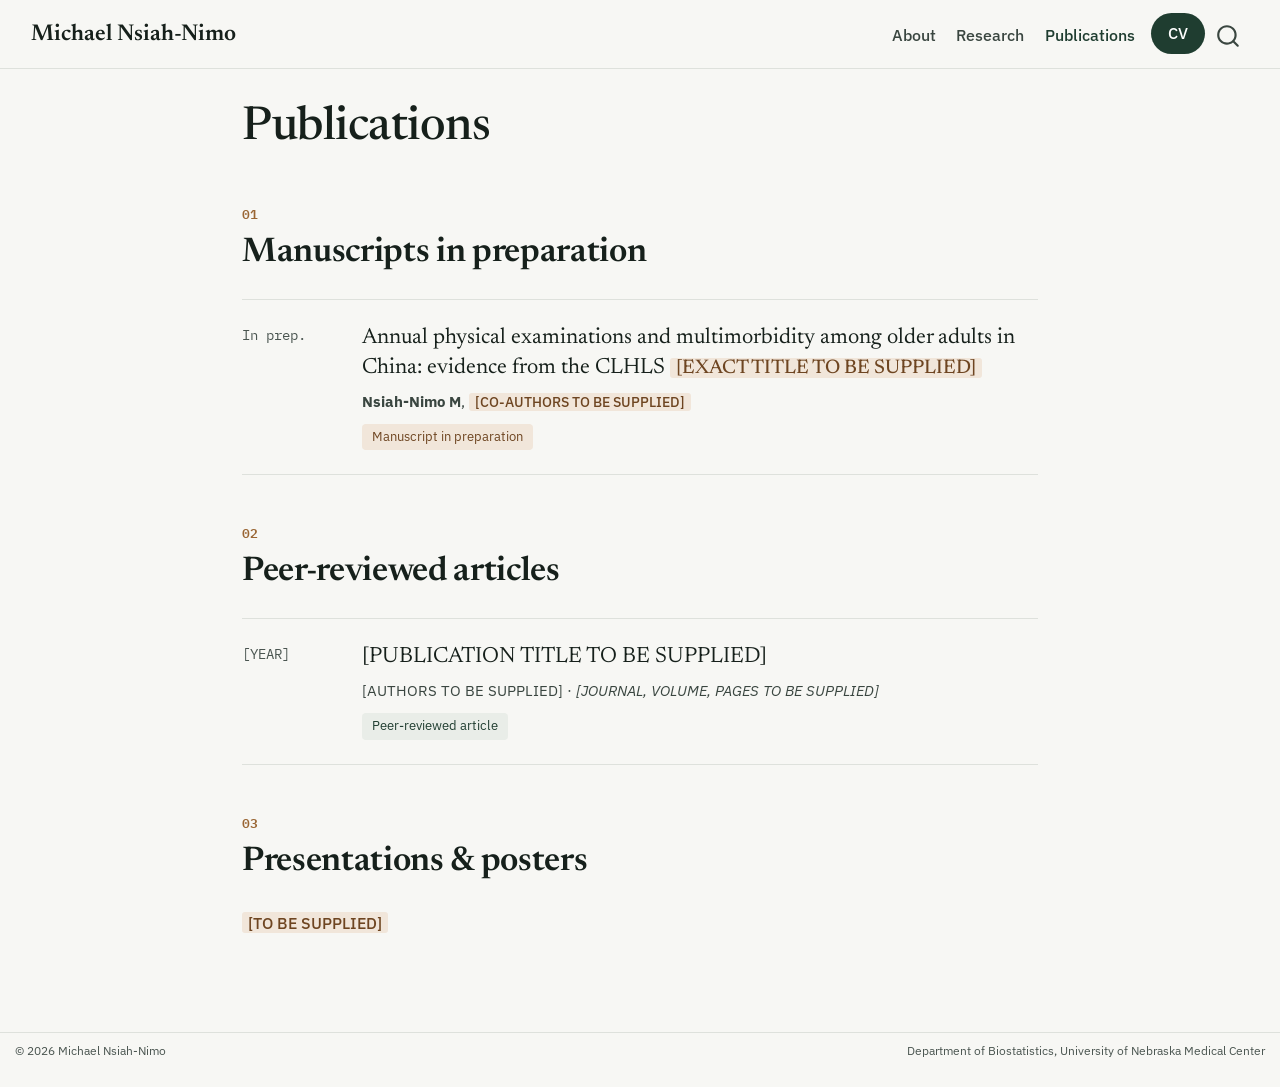
<file: docs/publications.html>
<!DOCTYPE html>
<html xmlns="http://www.w3.org/1999/xhtml" lang="en" xml:lang="en"><head>

<meta charset="utf-8">
<meta name="generator" content="quarto-1.6.42">

<meta name="viewport" content="width=device-width, initial-scale=1.0, user-scalable=yes">


<title>Publications – Michael Nsiah-Nimo</title>
<style>
code{white-space: pre-wrap;}
span.smallcaps{font-variant: small-caps;}
div.columns{display: flex; gap: min(4vw, 1.5em);}
div.column{flex: auto; overflow-x: auto;}
div.hanging-indent{margin-left: 1.5em; text-indent: -1.5em;}
ul.task-list{list-style: none;}
ul.task-list li input[type="checkbox"] {
  width: 0.8em;
  margin: 0 0.8em 0.2em -1em; /* quarto-specific, see https://github.com/quarto-dev/quarto-cli/issues/4556 */ 
  vertical-align: middle;
}
</style>


<script src="site_libs/quarto-nav/quarto-nav.js"></script>
<script src="site_libs/quarto-nav/headroom.min.js"></script>
<script src="site_libs/clipboard/clipboard.min.js"></script>
<script src="site_libs/quarto-search/autocomplete.umd.js"></script>
<script src="site_libs/quarto-search/fuse.min.js"></script>
<script src="site_libs/quarto-search/quarto-search.js"></script>
<meta name="quarto:offset" content="./">
<script src="site_libs/quarto-html/quarto.js"></script>
<script src="site_libs/quarto-html/popper.min.js"></script>
<script src="site_libs/quarto-html/tippy.umd.min.js"></script>
<script src="site_libs/quarto-html/anchor.min.js"></script>
<link href="site_libs/quarto-html/tippy.css" rel="stylesheet">
<link href="site_libs/quarto-html/quarto-syntax-highlighting-585ee290d8f792829760d01cd7ccc2fa.css" rel="stylesheet" id="quarto-text-highlighting-styles">
<script src="site_libs/bootstrap/bootstrap.min.js"></script>
<link href="site_libs/bootstrap/bootstrap-icons.css" rel="stylesheet">
<link href="site_libs/bootstrap/bootstrap-a77b8a63a7cd9b9ef1d23fe0200e672d.min.css" rel="stylesheet" append-hash="true" id="quarto-bootstrap" data-mode="light">
<script id="quarto-search-options" type="application/json">{
  "location": "navbar",
  "copy-button": false,
  "collapse-after": 3,
  "panel-placement": "end",
  "type": "overlay",
  "limit": 50,
  "keyboard-shortcut": [
    "f",
    "/",
    "s"
  ],
  "show-item-context": false,
  "language": {
    "search-no-results-text": "No results",
    "search-matching-documents-text": "matching documents",
    "search-copy-link-title": "Copy link to search",
    "search-hide-matches-text": "Hide additional matches",
    "search-more-match-text": "more match in this document",
    "search-more-matches-text": "more matches in this document",
    "search-clear-button-title": "Clear",
    "search-text-placeholder": "",
    "search-detached-cancel-button-title": "Cancel",
    "search-submit-button-title": "Submit",
    "search-label": "Search"
  }
}</script>
<style>html{ scroll-behavior: smooth; }</style>


</head>

<body class="nav-fixed fullcontent">

<div id="quarto-search-results"></div>
  <header id="quarto-header" class="headroom fixed-top">
    <nav class="navbar navbar-expand-lg " data-bs-theme="dark">
      <div class="navbar-container container-fluid">
      <div class="navbar-brand-container mx-auto">
    <a class="navbar-brand" href="./index.html">
    <span class="navbar-title">Michael Nsiah-Nimo</span>
    </a>
  </div>
            <div id="quarto-search" class="" title="Search"></div>
          <button class="navbar-toggler" type="button" data-bs-toggle="collapse" data-bs-target="#navbarCollapse" aria-controls="navbarCollapse" role="menu" aria-expanded="false" aria-label="Toggle navigation" onclick="if (window.quartoToggleHeadroom) { window.quartoToggleHeadroom(); }">
  <span class="navbar-toggler-icon"></span>
</button>
          <div class="collapse navbar-collapse" id="navbarCollapse">
            <ul class="navbar-nav navbar-nav-scroll ms-auto">
  <li class="nav-item">
    <a class="nav-link" href="./index.html"> 
<span class="menu-text">About</span></a>
  </li>  
  <li class="nav-item">
    <a class="nav-link" href="./research.html"> 
<span class="menu-text">Research</span></a>
  </li>  
  <li class="nav-item">
    <a class="nav-link active" href="./publications.html" aria-current="page"> 
<span class="menu-text">Publications</span></a>
  </li>  
  <li class="nav-item">
    <a class="nav-link" href="./cv.html"> 
<span class="menu-text">CV</span></a>
  </li>  
</ul>
          </div> <!-- /navcollapse -->
            <div class="quarto-navbar-tools">
</div>
      </div> <!-- /container-fluid -->
    </nav>
</header>
<!-- content -->
<div id="quarto-content" class="quarto-container page-columns page-rows-contents page-layout-article page-navbar">
<!-- sidebar -->
<!-- margin-sidebar -->
    
<!-- main -->
<main class="content" id="quarto-document-content">

<header id="title-block-header" class="quarto-title-block default">
<div class="quarto-title">
<h1 class="title">Publications</h1>
</div>



<div class="quarto-title-meta">

    
  
    
  </div>
  


</header>


<section id="manuscripts-in-preparation" class="level2">
<h2 class="anchored" data-anchor-id="manuscripts-in-preparation">Manuscripts in preparation</h2>
<ol class="pubs">
  <li>
    <div class="yr">In prep.</div>
    <div class="entry">
      <div class="title">Annual physical examinations and multimorbidity among older adults in China: evidence from the CLHLS <span class="todo">[EXACT TITLE TO BE SUPPLIED]</span></div>
      <div class="meta"><strong>Nsiah-Nimo M</strong>, <span class="todo">[CO-AUTHORS TO BE SUPPLIED]</span></div>
      <div><span class="tag t-prog">Manuscript in preparation</span></div>
    </div>
  </li>
</ol>
</section>
<section id="peer-reviewed-articles" class="level2">
<h2 class="anchored" data-anchor-id="peer-reviewed-articles">Peer-reviewed articles</h2>
<ol class="pubs">
  <li>
    <div class="yr">[YEAR]</div>
    <div class="entry">
      <div class="title">[PUBLICATION TITLE TO BE SUPPLIED]</div>
      <div class="meta">[AUTHORS TO BE SUPPLIED] · <em>[JOURNAL, VOLUME, PAGES TO BE SUPPLIED]</em></div>
      <div><span class="tag t-article">Peer-reviewed article</span></div>
    </div>
  </li>
</ol>
</section>
<section id="presentations-posters" class="level2">
<h2 class="anchored" data-anchor-id="presentations-posters">Presentations &amp; posters</h2>
<p><span class="todo">[TO BE SUPPLIED]</span></p>


</section>

</main> <!-- /main -->
<script id="quarto-html-after-body" type="application/javascript">
window.document.addEventListener("DOMContentLoaded", function (event) {
  const toggleBodyColorMode = (bsSheetEl) => {
    const mode = bsSheetEl.getAttribute("data-mode");
    const bodyEl = window.document.querySelector("body");
    if (mode === "dark") {
      bodyEl.classList.add("quarto-dark");
      bodyEl.classList.remove("quarto-light");
    } else {
      bodyEl.classList.add("quarto-light");
      bodyEl.classList.remove("quarto-dark");
    }
  }
  const toggleBodyColorPrimary = () => {
    const bsSheetEl = window.document.querySelector("link#quarto-bootstrap");
    if (bsSheetEl) {
      toggleBodyColorMode(bsSheetEl);
    }
  }
  toggleBodyColorPrimary();  
  const icon = "";
  const anchorJS = new window.AnchorJS();
  anchorJS.options = {
    placement: 'right',
    icon: icon
  };
  anchorJS.add('.anchored');
  const isCodeAnnotation = (el) => {
    for (const clz of el.classList) {
      if (clz.startsWith('code-annotation-')) {                     
        return true;
      }
    }
    return false;
  }
  const onCopySuccess = function(e) {
    // button target
    const button = e.trigger;
    // don't keep focus
    button.blur();
    // flash "checked"
    button.classList.add('code-copy-button-checked');
    var currentTitle = button.getAttribute("title");
    button.setAttribute("title", "Copied!");
    let tooltip;
    if (window.bootstrap) {
      button.setAttribute("data-bs-toggle", "tooltip");
      button.setAttribute("data-bs-placement", "left");
      button.setAttribute("data-bs-title", "Copied!");
      tooltip = new bootstrap.Tooltip(button, 
        { trigger: "manual", 
          customClass: "code-copy-button-tooltip",
          offset: [0, -8]});
      tooltip.show();    
    }
    setTimeout(function() {
      if (tooltip) {
        tooltip.hide();
        button.removeAttribute("data-bs-title");
        button.removeAttribute("data-bs-toggle");
        button.removeAttribute("data-bs-placement");
      }
      button.setAttribute("title", currentTitle);
      button.classList.remove('code-copy-button-checked');
    }, 1000);
    // clear code selection
    e.clearSelection();
  }
  const getTextToCopy = function(trigger) {
      const codeEl = trigger.previousElementSibling.cloneNode(true);
      for (const childEl of codeEl.children) {
        if (isCodeAnnotation(childEl)) {
          childEl.remove();
        }
      }
      return codeEl.innerText;
  }
  const clipboard = new window.ClipboardJS('.code-copy-button:not([data-in-quarto-modal])', {
    text: getTextToCopy
  });
  clipboard.on('success', onCopySuccess);
  if (window.document.getElementById('quarto-embedded-source-code-modal')) {
    const clipboardModal = new window.ClipboardJS('.code-copy-button[data-in-quarto-modal]', {
      text: getTextToCopy,
      container: window.document.getElementById('quarto-embedded-source-code-modal')
    });
    clipboardModal.on('success', onCopySuccess);
  }
    var localhostRegex = new RegExp(/^(?:http|https):\/\/localhost\:?[0-9]*\//);
    var mailtoRegex = new RegExp(/^mailto:/);
      var filterRegex = new RegExp("https:\/\/mnsiahnimo\.github\.io\/");
    var isInternal = (href) => {
        return filterRegex.test(href) || localhostRegex.test(href) || mailtoRegex.test(href);
    }
    // Inspect non-navigation links and adorn them if external
 	var links = window.document.querySelectorAll('a[href]:not(.nav-link):not(.navbar-brand):not(.toc-action):not(.sidebar-link):not(.sidebar-item-toggle):not(.pagination-link):not(.no-external):not([aria-hidden]):not(.dropdown-item):not(.quarto-navigation-tool):not(.about-link)');
    for (var i=0; i<links.length; i++) {
      const link = links[i];
      if (!isInternal(link.href)) {
        // undo the damage that might have been done by quarto-nav.js in the case of
        // links that we want to consider external
        if (link.dataset.originalHref !== undefined) {
          link.href = link.dataset.originalHref;
        }
          // target, if specified
          link.setAttribute("target", "_blank");
          if (link.getAttribute("rel") === null) {
            link.setAttribute("rel", "noopener");
          }
      }
    }
  function tippyHover(el, contentFn, onTriggerFn, onUntriggerFn) {
    const config = {
      allowHTML: true,
      maxWidth: 500,
      delay: 100,
      arrow: false,
      appendTo: function(el) {
          return el.parentElement;
      },
      interactive: true,
      interactiveBorder: 10,
      theme: 'quarto',
      placement: 'bottom-start',
    };
    if (contentFn) {
      config.content = contentFn;
    }
    if (onTriggerFn) {
      config.onTrigger = onTriggerFn;
    }
    if (onUntriggerFn) {
      config.onUntrigger = onUntriggerFn;
    }
    window.tippy(el, config); 
  }
  const noterefs = window.document.querySelectorAll('a[role="doc-noteref"]');
  for (var i=0; i<noterefs.length; i++) {
    const ref = noterefs[i];
    tippyHover(ref, function() {
      // use id or data attribute instead here
      let href = ref.getAttribute('data-footnote-href') || ref.getAttribute('href');
      try { href = new URL(href).hash; } catch {}
      const id = href.replace(/^#\/?/, "");
      const note = window.document.getElementById(id);
      if (note) {
        return note.innerHTML;
      } else {
        return "";
      }
    });
  }
  const xrefs = window.document.querySelectorAll('a.quarto-xref');
  const processXRef = (id, note) => {
    // Strip column container classes
    const stripColumnClz = (el) => {
      el.classList.remove("page-full", "page-columns");
      if (el.children) {
        for (const child of el.children) {
          stripColumnClz(child);
        }
      }
    }
    stripColumnClz(note)
    if (id === null || id.startsWith('sec-')) {
      // Special case sections, only their first couple elements
      const container = document.createElement("div");
      if (note.children && note.children.length > 2) {
        container.appendChild(note.children[0].cloneNode(true));
        for (let i = 1; i < note.children.length; i++) {
          const child = note.children[i];
          if (child.tagName === "P" && child.innerText === "") {
            continue;
          } else {
            container.appendChild(child.cloneNode(true));
            break;
          }
        }
        if (window.Quarto?.typesetMath) {
          window.Quarto.typesetMath(container);
        }
        return container.innerHTML
      } else {
        if (window.Quarto?.typesetMath) {
          window.Quarto.typesetMath(note);
        }
        return note.innerHTML;
      }
    } else {
      // Remove any anchor links if they are present
      const anchorLink = note.querySelector('a.anchorjs-link');
      if (anchorLink) {
        anchorLink.remove();
      }
      if (window.Quarto?.typesetMath) {
        window.Quarto.typesetMath(note);
      }
      if (note.classList.contains("callout")) {
        return note.outerHTML;
      } else {
        return note.innerHTML;
      }
    }
  }
  for (var i=0; i<xrefs.length; i++) {
    const xref = xrefs[i];
    tippyHover(xref, undefined, function(instance) {
      instance.disable();
      let url = xref.getAttribute('href');
      let hash = undefined; 
      if (url.startsWith('#')) {
        hash = url;
      } else {
        try { hash = new URL(url).hash; } catch {}
      }
      if (hash) {
        const id = hash.replace(/^#\/?/, "");
        const note = window.document.getElementById(id);
        if (note !== null) {
          try {
            const html = processXRef(id, note.cloneNode(true));
            instance.setContent(html);
          } finally {
            instance.enable();
            instance.show();
          }
        } else {
          // See if we can fetch this
          fetch(url.split('#')[0])
          .then(res => res.text())
          .then(html => {
            const parser = new DOMParser();
            const htmlDoc = parser.parseFromString(html, "text/html");
            const note = htmlDoc.getElementById(id);
            if (note !== null) {
              const html = processXRef(id, note);
              instance.setContent(html);
            } 
          }).finally(() => {
            instance.enable();
            instance.show();
          });
        }
      } else {
        // See if we can fetch a full url (with no hash to target)
        // This is a special case and we should probably do some content thinning / targeting
        fetch(url)
        .then(res => res.text())
        .then(html => {
          const parser = new DOMParser();
          const htmlDoc = parser.parseFromString(html, "text/html");
          const note = htmlDoc.querySelector('main.content');
          if (note !== null) {
            // This should only happen for chapter cross references
            // (since there is no id in the URL)
            // remove the first header
            if (note.children.length > 0 && note.children[0].tagName === "HEADER") {
              note.children[0].remove();
            }
            const html = processXRef(null, note);
            instance.setContent(html);
          } 
        }).finally(() => {
          instance.enable();
          instance.show();
        });
      }
    }, function(instance) {
    });
  }
      let selectedAnnoteEl;
      const selectorForAnnotation = ( cell, annotation) => {
        let cellAttr = 'data-code-cell="' + cell + '"';
        let lineAttr = 'data-code-annotation="' +  annotation + '"';
        const selector = 'span[' + cellAttr + '][' + lineAttr + ']';
        return selector;
      }
      const selectCodeLines = (annoteEl) => {
        const doc = window.document;
        const targetCell = annoteEl.getAttribute("data-target-cell");
        const targetAnnotation = annoteEl.getAttribute("data-target-annotation");
        const annoteSpan = window.document.querySelector(selectorForAnnotation(targetCell, targetAnnotation));
        const lines = annoteSpan.getAttribute("data-code-lines").split(",");
        const lineIds = lines.map((line) => {
          return targetCell + "-" + line;
        })
        let top = null;
        let height = null;
        let parent = null;
        if (lineIds.length > 0) {
            //compute the position of the single el (top and bottom and make a div)
            const el = window.document.getElementById(lineIds[0]);
            top = el.offsetTop;
            height = el.offsetHeight;
            parent = el.parentElement.parentElement;
          if (lineIds.length > 1) {
            const lastEl = window.document.getElementById(lineIds[lineIds.length - 1]);
            const bottom = lastEl.offsetTop + lastEl.offsetHeight;
            height = bottom - top;
          }
          if (top !== null && height !== null && parent !== null) {
            // cook up a div (if necessary) and position it 
            let div = window.document.getElementById("code-annotation-line-highlight");
            if (div === null) {
              div = window.document.createElement("div");
              div.setAttribute("id", "code-annotation-line-highlight");
              div.style.position = 'absolute';
              parent.appendChild(div);
            }
            div.style.top = top - 2 + "px";
            div.style.height = height + 4 + "px";
            div.style.left = 0;
            let gutterDiv = window.document.getElementById("code-annotation-line-highlight-gutter");
            if (gutterDiv === null) {
              gutterDiv = window.document.createElement("div");
              gutterDiv.setAttribute("id", "code-annotation-line-highlight-gutter");
              gutterDiv.style.position = 'absolute';
              const codeCell = window.document.getElementById(targetCell);
              const gutter = codeCell.querySelector('.code-annotation-gutter');
              gutter.appendChild(gutterDiv);
            }
            gutterDiv.style.top = top - 2 + "px";
            gutterDiv.style.height = height + 4 + "px";
          }
          selectedAnnoteEl = annoteEl;
        }
      };
      const unselectCodeLines = () => {
        const elementsIds = ["code-annotation-line-highlight", "code-annotation-line-highlight-gutter"];
        elementsIds.forEach((elId) => {
          const div = window.document.getElementById(elId);
          if (div) {
            div.remove();
          }
        });
        selectedAnnoteEl = undefined;
      };
        // Handle positioning of the toggle
    window.addEventListener(
      "resize",
      throttle(() => {
        elRect = undefined;
        if (selectedAnnoteEl) {
          selectCodeLines(selectedAnnoteEl);
        }
      }, 10)
    );
    function throttle(fn, ms) {
    let throttle = false;
    let timer;
      return (...args) => {
        if(!throttle) { // first call gets through
            fn.apply(this, args);
            throttle = true;
        } else { // all the others get throttled
            if(timer) clearTimeout(timer); // cancel #2
            timer = setTimeout(() => {
              fn.apply(this, args);
              timer = throttle = false;
            }, ms);
        }
      };
    }
      // Attach click handler to the DT
      const annoteDls = window.document.querySelectorAll('dt[data-target-cell]');
      for (const annoteDlNode of annoteDls) {
        annoteDlNode.addEventListener('click', (event) => {
          const clickedEl = event.target;
          if (clickedEl !== selectedAnnoteEl) {
            unselectCodeLines();
            const activeEl = window.document.querySelector('dt[data-target-cell].code-annotation-active');
            if (activeEl) {
              activeEl.classList.remove('code-annotation-active');
            }
            selectCodeLines(clickedEl);
            clickedEl.classList.add('code-annotation-active');
          } else {
            // Unselect the line
            unselectCodeLines();
            clickedEl.classList.remove('code-annotation-active');
          }
        });
      }
  const findCites = (el) => {
    const parentEl = el.parentElement;
    if (parentEl) {
      const cites = parentEl.dataset.cites;
      if (cites) {
        return {
          el,
          cites: cites.split(' ')
        };
      } else {
        return findCites(el.parentElement)
      }
    } else {
      return undefined;
    }
  };
  var bibliorefs = window.document.querySelectorAll('a[role="doc-biblioref"]');
  for (var i=0; i<bibliorefs.length; i++) {
    const ref = bibliorefs[i];
    const citeInfo = findCites(ref);
    if (citeInfo) {
      tippyHover(citeInfo.el, function() {
        var popup = window.document.createElement('div');
        citeInfo.cites.forEach(function(cite) {
          var citeDiv = window.document.createElement('div');
          citeDiv.classList.add('hanging-indent');
          citeDiv.classList.add('csl-entry');
          var biblioDiv = window.document.getElementById('ref-' + cite);
          if (biblioDiv) {
            citeDiv.innerHTML = biblioDiv.innerHTML;
          }
          popup.appendChild(citeDiv);
        });
        return popup.innerHTML;
      });
    }
  }
});
</script>
</div> <!-- /content -->
<footer class="footer">
  <div class="nav-footer">
    <div class="nav-footer-left">
<p>© 2026 Michael Nsiah-Nimo</p>
</div>   
    <div class="nav-footer-center">
      &nbsp;
    </div>
    <div class="nav-footer-right">
<p>Department of Biostatistics, University of Nebraska Medical Center</p>
</div>
  </div>
</footer>




<script src="site_libs/quarto-html/zenscroll-min.js"></script>
</body></html>
</file>
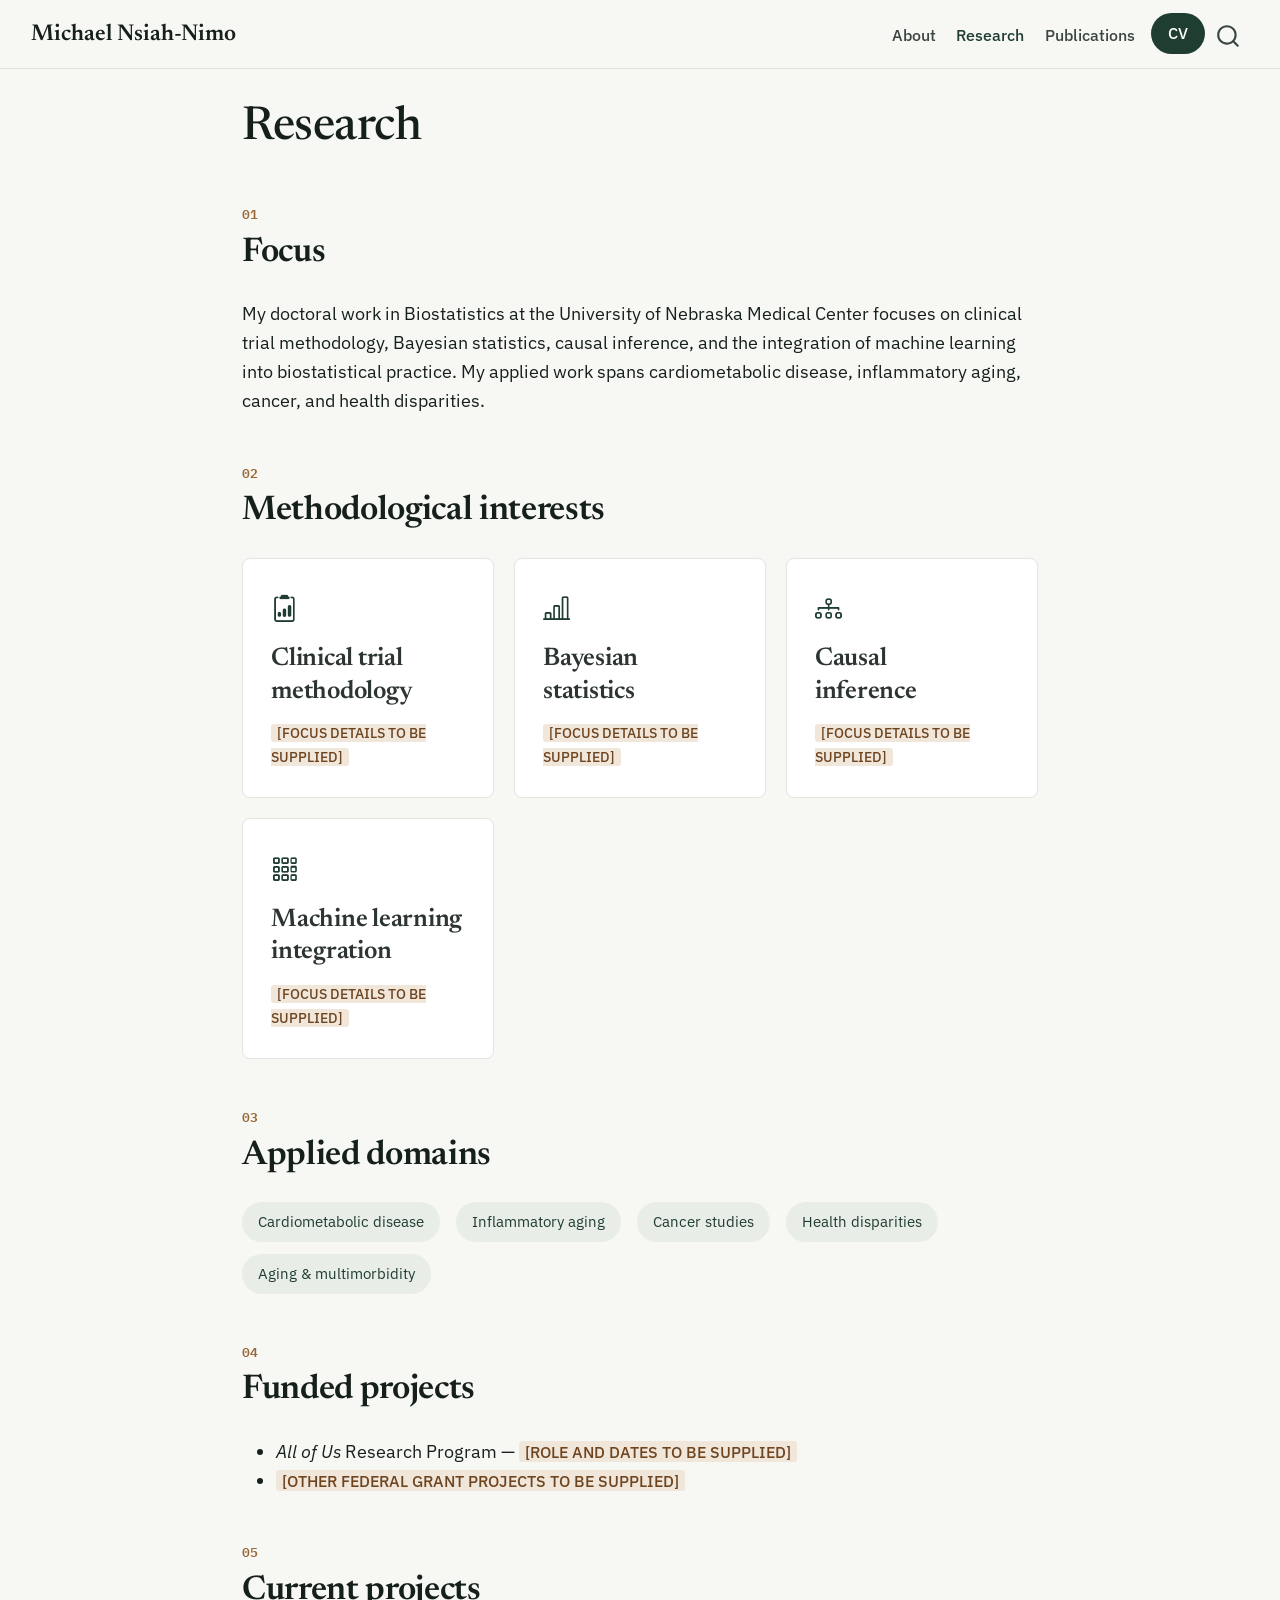
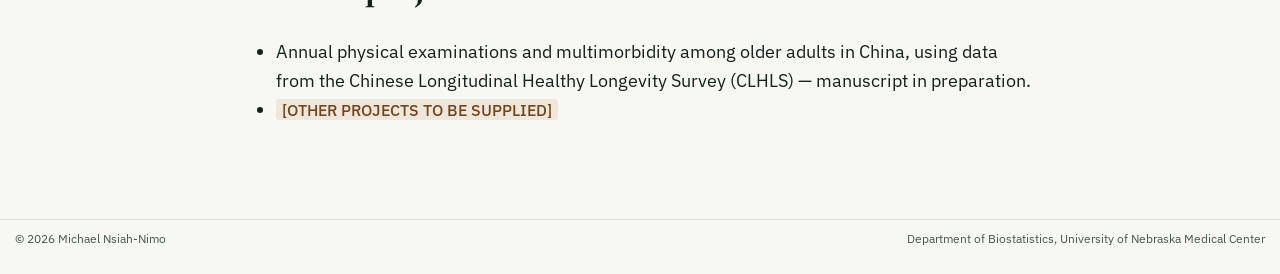
<file: docs/research.html>
<!DOCTYPE html>
<html xmlns="http://www.w3.org/1999/xhtml" lang="en" xml:lang="en"><head>

<meta charset="utf-8">
<meta name="generator" content="quarto-1.6.42">

<meta name="viewport" content="width=device-width, initial-scale=1.0, user-scalable=yes">


<title>Research – Michael Nsiah-Nimo</title>
<style>
code{white-space: pre-wrap;}
span.smallcaps{font-variant: small-caps;}
div.columns{display: flex; gap: min(4vw, 1.5em);}
div.column{flex: auto; overflow-x: auto;}
div.hanging-indent{margin-left: 1.5em; text-indent: -1.5em;}
ul.task-list{list-style: none;}
ul.task-list li input[type="checkbox"] {
  width: 0.8em;
  margin: 0 0.8em 0.2em -1em; /* quarto-specific, see https://github.com/quarto-dev/quarto-cli/issues/4556 */ 
  vertical-align: middle;
}
</style>


<script src="site_libs/quarto-nav/quarto-nav.js"></script>
<script src="site_libs/quarto-nav/headroom.min.js"></script>
<script src="site_libs/clipboard/clipboard.min.js"></script>
<script src="site_libs/quarto-search/autocomplete.umd.js"></script>
<script src="site_libs/quarto-search/fuse.min.js"></script>
<script src="site_libs/quarto-search/quarto-search.js"></script>
<meta name="quarto:offset" content="./">
<script src="site_libs/quarto-html/quarto.js"></script>
<script src="site_libs/quarto-html/popper.min.js"></script>
<script src="site_libs/quarto-html/tippy.umd.min.js"></script>
<script src="site_libs/quarto-html/anchor.min.js"></script>
<link href="site_libs/quarto-html/tippy.css" rel="stylesheet">
<link href="site_libs/quarto-html/quarto-syntax-highlighting-585ee290d8f792829760d01cd7ccc2fa.css" rel="stylesheet" id="quarto-text-highlighting-styles">
<script src="site_libs/bootstrap/bootstrap.min.js"></script>
<link href="site_libs/bootstrap/bootstrap-icons.css" rel="stylesheet">
<link href="site_libs/bootstrap/bootstrap-a77b8a63a7cd9b9ef1d23fe0200e672d.min.css" rel="stylesheet" append-hash="true" id="quarto-bootstrap" data-mode="light">
<script id="quarto-search-options" type="application/json">{
  "location": "navbar",
  "copy-button": false,
  "collapse-after": 3,
  "panel-placement": "end",
  "type": "overlay",
  "limit": 50,
  "keyboard-shortcut": [
    "f",
    "/",
    "s"
  ],
  "show-item-context": false,
  "language": {
    "search-no-results-text": "No results",
    "search-matching-documents-text": "matching documents",
    "search-copy-link-title": "Copy link to search",
    "search-hide-matches-text": "Hide additional matches",
    "search-more-match-text": "more match in this document",
    "search-more-matches-text": "more matches in this document",
    "search-clear-button-title": "Clear",
    "search-text-placeholder": "",
    "search-detached-cancel-button-title": "Cancel",
    "search-submit-button-title": "Submit",
    "search-label": "Search"
  }
}</script>
<style>html{ scroll-behavior: smooth; }</style>


</head>

<body class="nav-fixed fullcontent">

<div id="quarto-search-results"></div>
  <header id="quarto-header" class="headroom fixed-top">
    <nav class="navbar navbar-expand-lg " data-bs-theme="dark">
      <div class="navbar-container container-fluid">
      <div class="navbar-brand-container mx-auto">
    <a class="navbar-brand" href="./index.html">
    <span class="navbar-title">Michael Nsiah-Nimo</span>
    </a>
  </div>
            <div id="quarto-search" class="" title="Search"></div>
          <button class="navbar-toggler" type="button" data-bs-toggle="collapse" data-bs-target="#navbarCollapse" aria-controls="navbarCollapse" role="menu" aria-expanded="false" aria-label="Toggle navigation" onclick="if (window.quartoToggleHeadroom) { window.quartoToggleHeadroom(); }">
  <span class="navbar-toggler-icon"></span>
</button>
          <div class="collapse navbar-collapse" id="navbarCollapse">
            <ul class="navbar-nav navbar-nav-scroll ms-auto">
  <li class="nav-item">
    <a class="nav-link" href="./index.html"> 
<span class="menu-text">About</span></a>
  </li>  
  <li class="nav-item">
    <a class="nav-link active" href="./research.html" aria-current="page"> 
<span class="menu-text">Research</span></a>
  </li>  
  <li class="nav-item">
    <a class="nav-link" href="./publications.html"> 
<span class="menu-text">Publications</span></a>
  </li>  
  <li class="nav-item">
    <a class="nav-link" href="./cv.html"> 
<span class="menu-text">CV</span></a>
  </li>  
</ul>
          </div> <!-- /navcollapse -->
            <div class="quarto-navbar-tools">
</div>
      </div> <!-- /container-fluid -->
    </nav>
</header>
<!-- content -->
<div id="quarto-content" class="quarto-container page-columns page-rows-contents page-layout-article page-navbar">
<!-- sidebar -->
<!-- margin-sidebar -->
    
<!-- main -->
<main class="content" id="quarto-document-content">

<header id="title-block-header" class="quarto-title-block default">
<div class="quarto-title">
<h1 class="title">Research</h1>
</div>



<div class="quarto-title-meta">

    
  
    
  </div>
  


</header>


<section id="focus" class="level2">
<h2 class="anchored" data-anchor-id="focus">Focus</h2>
<p>My doctoral work in Biostatistics at the University of Nebraska Medical Center focuses on clinical trial methodology, Bayesian statistics, causal inference, and the integration of machine learning into biostatistical practice. My applied work spans cardiometabolic disease, inflammatory aging, cancer, and health disparities.</p>
</section>
<section id="methodological-interests" class="level2">
<h2 class="anchored" data-anchor-id="methodological-interests">Methodological interests</h2>
<div class="cards">
  <div class="card-i"><i class="bi bi-clipboard2-data" aria-hidden="true"></i><h3 class="anchored">Clinical trial methodology</h3><p><span class="todo">[FOCUS DETAILS TO BE SUPPLIED]</span></p></div>
  <div class="card-i"><i class="bi bi-bar-chart-line" aria-hidden="true"></i><h3 class="anchored">Bayesian statistics</h3><p><span class="todo">[FOCUS DETAILS TO BE SUPPLIED]</span></p></div>
  <div class="card-i"><i class="bi bi-diagram-3" aria-hidden="true"></i><h3 class="anchored">Causal inference</h3><p><span class="todo">[FOCUS DETAILS TO BE SUPPLIED]</span></p></div>
  <div class="card-i"><i class="bi bi-grid-3x3-gap" aria-hidden="true"></i><h3 class="anchored">Machine learning integration</h3><p><span class="todo">[FOCUS DETAILS TO BE SUPPLIED]</span></p></div>
</div>
</section>
<section id="applied-domains" class="level2">
<h2 class="anchored" data-anchor-id="applied-domains">Applied domains</h2>
<div class="focus-row" style="margin-top:0">
  <span class="chip-fill">Cardiometabolic disease</span>
  <span class="chip-fill">Inflammatory aging</span>
  <span class="chip-fill">Cancer studies</span>
  <span class="chip-fill">Health disparities</span>
  <span class="chip-fill">Aging &amp; multimorbidity</span>
</div>
</section>
<section id="funded-projects" class="level2">
<h2 class="anchored" data-anchor-id="funded-projects">Funded projects</h2>
<ul>
<li><em>All of Us</em> Research Program — <span class="todo">[ROLE AND DATES TO BE SUPPLIED]</span></li>
<li><span class="todo">[OTHER FEDERAL GRANT PROJECTS TO BE SUPPLIED]</span></li>
</ul>
</section>
<section id="current-projects" class="level2">
<h2 class="anchored" data-anchor-id="current-projects">Current projects</h2>
<ul>
<li>Annual physical examinations and multimorbidity among older adults in China, using data from the Chinese Longitudinal Healthy Longevity Survey (CLHLS) — manuscript in preparation.</li>
<li><span class="todo">[OTHER PROJECTS TO BE SUPPLIED]</span></li>
</ul>


</section>

</main> <!-- /main -->
<script id="quarto-html-after-body" type="application/javascript">
window.document.addEventListener("DOMContentLoaded", function (event) {
  const toggleBodyColorMode = (bsSheetEl) => {
    const mode = bsSheetEl.getAttribute("data-mode");
    const bodyEl = window.document.querySelector("body");
    if (mode === "dark") {
      bodyEl.classList.add("quarto-dark");
      bodyEl.classList.remove("quarto-light");
    } else {
      bodyEl.classList.add("quarto-light");
      bodyEl.classList.remove("quarto-dark");
    }
  }
  const toggleBodyColorPrimary = () => {
    const bsSheetEl = window.document.querySelector("link#quarto-bootstrap");
    if (bsSheetEl) {
      toggleBodyColorMode(bsSheetEl);
    }
  }
  toggleBodyColorPrimary();  
  const icon = "";
  const anchorJS = new window.AnchorJS();
  anchorJS.options = {
    placement: 'right',
    icon: icon
  };
  anchorJS.add('.anchored');
  const isCodeAnnotation = (el) => {
    for (const clz of el.classList) {
      if (clz.startsWith('code-annotation-')) {                     
        return true;
      }
    }
    return false;
  }
  const onCopySuccess = function(e) {
    // button target
    const button = e.trigger;
    // don't keep focus
    button.blur();
    // flash "checked"
    button.classList.add('code-copy-button-checked');
    var currentTitle = button.getAttribute("title");
    button.setAttribute("title", "Copied!");
    let tooltip;
    if (window.bootstrap) {
      button.setAttribute("data-bs-toggle", "tooltip");
      button.setAttribute("data-bs-placement", "left");
      button.setAttribute("data-bs-title", "Copied!");
      tooltip = new bootstrap.Tooltip(button, 
        { trigger: "manual", 
          customClass: "code-copy-button-tooltip",
          offset: [0, -8]});
      tooltip.show();    
    }
    setTimeout(function() {
      if (tooltip) {
        tooltip.hide();
        button.removeAttribute("data-bs-title");
        button.removeAttribute("data-bs-toggle");
        button.removeAttribute("data-bs-placement");
      }
      button.setAttribute("title", currentTitle);
      button.classList.remove('code-copy-button-checked');
    }, 1000);
    // clear code selection
    e.clearSelection();
  }
  const getTextToCopy = function(trigger) {
      const codeEl = trigger.previousElementSibling.cloneNode(true);
      for (const childEl of codeEl.children) {
        if (isCodeAnnotation(childEl)) {
          childEl.remove();
        }
      }
      return codeEl.innerText;
  }
  const clipboard = new window.ClipboardJS('.code-copy-button:not([data-in-quarto-modal])', {
    text: getTextToCopy
  });
  clipboard.on('success', onCopySuccess);
  if (window.document.getElementById('quarto-embedded-source-code-modal')) {
    const clipboardModal = new window.ClipboardJS('.code-copy-button[data-in-quarto-modal]', {
      text: getTextToCopy,
      container: window.document.getElementById('quarto-embedded-source-code-modal')
    });
    clipboardModal.on('success', onCopySuccess);
  }
    var localhostRegex = new RegExp(/^(?:http|https):\/\/localhost\:?[0-9]*\//);
    var mailtoRegex = new RegExp(/^mailto:/);
      var filterRegex = new RegExp("https:\/\/mnsiahnimo\.github\.io\/");
    var isInternal = (href) => {
        return filterRegex.test(href) || localhostRegex.test(href) || mailtoRegex.test(href);
    }
    // Inspect non-navigation links and adorn them if external
 	var links = window.document.querySelectorAll('a[href]:not(.nav-link):not(.navbar-brand):not(.toc-action):not(.sidebar-link):not(.sidebar-item-toggle):not(.pagination-link):not(.no-external):not([aria-hidden]):not(.dropdown-item):not(.quarto-navigation-tool):not(.about-link)');
    for (var i=0; i<links.length; i++) {
      const link = links[i];
      if (!isInternal(link.href)) {
        // undo the damage that might have been done by quarto-nav.js in the case of
        // links that we want to consider external
        if (link.dataset.originalHref !== undefined) {
          link.href = link.dataset.originalHref;
        }
          // target, if specified
          link.setAttribute("target", "_blank");
          if (link.getAttribute("rel") === null) {
            link.setAttribute("rel", "noopener");
          }
      }
    }
  function tippyHover(el, contentFn, onTriggerFn, onUntriggerFn) {
    const config = {
      allowHTML: true,
      maxWidth: 500,
      delay: 100,
      arrow: false,
      appendTo: function(el) {
          return el.parentElement;
      },
      interactive: true,
      interactiveBorder: 10,
      theme: 'quarto',
      placement: 'bottom-start',
    };
    if (contentFn) {
      config.content = contentFn;
    }
    if (onTriggerFn) {
      config.onTrigger = onTriggerFn;
    }
    if (onUntriggerFn) {
      config.onUntrigger = onUntriggerFn;
    }
    window.tippy(el, config); 
  }
  const noterefs = window.document.querySelectorAll('a[role="doc-noteref"]');
  for (var i=0; i<noterefs.length; i++) {
    const ref = noterefs[i];
    tippyHover(ref, function() {
      // use id or data attribute instead here
      let href = ref.getAttribute('data-footnote-href') || ref.getAttribute('href');
      try { href = new URL(href).hash; } catch {}
      const id = href.replace(/^#\/?/, "");
      const note = window.document.getElementById(id);
      if (note) {
        return note.innerHTML;
      } else {
        return "";
      }
    });
  }
  const xrefs = window.document.querySelectorAll('a.quarto-xref');
  const processXRef = (id, note) => {
    // Strip column container classes
    const stripColumnClz = (el) => {
      el.classList.remove("page-full", "page-columns");
      if (el.children) {
        for (const child of el.children) {
          stripColumnClz(child);
        }
      }
    }
    stripColumnClz(note)
    if (id === null || id.startsWith('sec-')) {
      // Special case sections, only their first couple elements
      const container = document.createElement("div");
      if (note.children && note.children.length > 2) {
        container.appendChild(note.children[0].cloneNode(true));
        for (let i = 1; i < note.children.length; i++) {
          const child = note.children[i];
          if (child.tagName === "P" && child.innerText === "") {
            continue;
          } else {
            container.appendChild(child.cloneNode(true));
            break;
          }
        }
        if (window.Quarto?.typesetMath) {
          window.Quarto.typesetMath(container);
        }
        return container.innerHTML
      } else {
        if (window.Quarto?.typesetMath) {
          window.Quarto.typesetMath(note);
        }
        return note.innerHTML;
      }
    } else {
      // Remove any anchor links if they are present
      const anchorLink = note.querySelector('a.anchorjs-link');
      if (anchorLink) {
        anchorLink.remove();
      }
      if (window.Quarto?.typesetMath) {
        window.Quarto.typesetMath(note);
      }
      if (note.classList.contains("callout")) {
        return note.outerHTML;
      } else {
        return note.innerHTML;
      }
    }
  }
  for (var i=0; i<xrefs.length; i++) {
    const xref = xrefs[i];
    tippyHover(xref, undefined, function(instance) {
      instance.disable();
      let url = xref.getAttribute('href');
      let hash = undefined; 
      if (url.startsWith('#')) {
        hash = url;
      } else {
        try { hash = new URL(url).hash; } catch {}
      }
      if (hash) {
        const id = hash.replace(/^#\/?/, "");
        const note = window.document.getElementById(id);
        if (note !== null) {
          try {
            const html = processXRef(id, note.cloneNode(true));
            instance.setContent(html);
          } finally {
            instance.enable();
            instance.show();
          }
        } else {
          // See if we can fetch this
          fetch(url.split('#')[0])
          .then(res => res.text())
          .then(html => {
            const parser = new DOMParser();
            const htmlDoc = parser.parseFromString(html, "text/html");
            const note = htmlDoc.getElementById(id);
            if (note !== null) {
              const html = processXRef(id, note);
              instance.setContent(html);
            } 
          }).finally(() => {
            instance.enable();
            instance.show();
          });
        }
      } else {
        // See if we can fetch a full url (with no hash to target)
        // This is a special case and we should probably do some content thinning / targeting
        fetch(url)
        .then(res => res.text())
        .then(html => {
          const parser = new DOMParser();
          const htmlDoc = parser.parseFromString(html, "text/html");
          const note = htmlDoc.querySelector('main.content');
          if (note !== null) {
            // This should only happen for chapter cross references
            // (since there is no id in the URL)
            // remove the first header
            if (note.children.length > 0 && note.children[0].tagName === "HEADER") {
              note.children[0].remove();
            }
            const html = processXRef(null, note);
            instance.setContent(html);
          } 
        }).finally(() => {
          instance.enable();
          instance.show();
        });
      }
    }, function(instance) {
    });
  }
      let selectedAnnoteEl;
      const selectorForAnnotation = ( cell, annotation) => {
        let cellAttr = 'data-code-cell="' + cell + '"';
        let lineAttr = 'data-code-annotation="' +  annotation + '"';
        const selector = 'span[' + cellAttr + '][' + lineAttr + ']';
        return selector;
      }
      const selectCodeLines = (annoteEl) => {
        const doc = window.document;
        const targetCell = annoteEl.getAttribute("data-target-cell");
        const targetAnnotation = annoteEl.getAttribute("data-target-annotation");
        const annoteSpan = window.document.querySelector(selectorForAnnotation(targetCell, targetAnnotation));
        const lines = annoteSpan.getAttribute("data-code-lines").split(",");
        const lineIds = lines.map((line) => {
          return targetCell + "-" + line;
        })
        let top = null;
        let height = null;
        let parent = null;
        if (lineIds.length > 0) {
            //compute the position of the single el (top and bottom and make a div)
            const el = window.document.getElementById(lineIds[0]);
            top = el.offsetTop;
            height = el.offsetHeight;
            parent = el.parentElement.parentElement;
          if (lineIds.length > 1) {
            const lastEl = window.document.getElementById(lineIds[lineIds.length - 1]);
            const bottom = lastEl.offsetTop + lastEl.offsetHeight;
            height = bottom - top;
          }
          if (top !== null && height !== null && parent !== null) {
            // cook up a div (if necessary) and position it 
            let div = window.document.getElementById("code-annotation-line-highlight");
            if (div === null) {
              div = window.document.createElement("div");
              div.setAttribute("id", "code-annotation-line-highlight");
              div.style.position = 'absolute';
              parent.appendChild(div);
            }
            div.style.top = top - 2 + "px";
            div.style.height = height + 4 + "px";
            div.style.left = 0;
            let gutterDiv = window.document.getElementById("code-annotation-line-highlight-gutter");
            if (gutterDiv === null) {
              gutterDiv = window.document.createElement("div");
              gutterDiv.setAttribute("id", "code-annotation-line-highlight-gutter");
              gutterDiv.style.position = 'absolute';
              const codeCell = window.document.getElementById(targetCell);
              const gutter = codeCell.querySelector('.code-annotation-gutter');
              gutter.appendChild(gutterDiv);
            }
            gutterDiv.style.top = top - 2 + "px";
            gutterDiv.style.height = height + 4 + "px";
          }
          selectedAnnoteEl = annoteEl;
        }
      };
      const unselectCodeLines = () => {
        const elementsIds = ["code-annotation-line-highlight", "code-annotation-line-highlight-gutter"];
        elementsIds.forEach((elId) => {
          const div = window.document.getElementById(elId);
          if (div) {
            div.remove();
          }
        });
        selectedAnnoteEl = undefined;
      };
        // Handle positioning of the toggle
    window.addEventListener(
      "resize",
      throttle(() => {
        elRect = undefined;
        if (selectedAnnoteEl) {
          selectCodeLines(selectedAnnoteEl);
        }
      }, 10)
    );
    function throttle(fn, ms) {
    let throttle = false;
    let timer;
      return (...args) => {
        if(!throttle) { // first call gets through
            fn.apply(this, args);
            throttle = true;
        } else { // all the others get throttled
            if(timer) clearTimeout(timer); // cancel #2
            timer = setTimeout(() => {
              fn.apply(this, args);
              timer = throttle = false;
            }, ms);
        }
      };
    }
      // Attach click handler to the DT
      const annoteDls = window.document.querySelectorAll('dt[data-target-cell]');
      for (const annoteDlNode of annoteDls) {
        annoteDlNode.addEventListener('click', (event) => {
          const clickedEl = event.target;
          if (clickedEl !== selectedAnnoteEl) {
            unselectCodeLines();
            const activeEl = window.document.querySelector('dt[data-target-cell].code-annotation-active');
            if (activeEl) {
              activeEl.classList.remove('code-annotation-active');
            }
            selectCodeLines(clickedEl);
            clickedEl.classList.add('code-annotation-active');
          } else {
            // Unselect the line
            unselectCodeLines();
            clickedEl.classList.remove('code-annotation-active');
          }
        });
      }
  const findCites = (el) => {
    const parentEl = el.parentElement;
    if (parentEl) {
      const cites = parentEl.dataset.cites;
      if (cites) {
        return {
          el,
          cites: cites.split(' ')
        };
      } else {
        return findCites(el.parentElement)
      }
    } else {
      return undefined;
    }
  };
  var bibliorefs = window.document.querySelectorAll('a[role="doc-biblioref"]');
  for (var i=0; i<bibliorefs.length; i++) {
    const ref = bibliorefs[i];
    const citeInfo = findCites(ref);
    if (citeInfo) {
      tippyHover(citeInfo.el, function() {
        var popup = window.document.createElement('div');
        citeInfo.cites.forEach(function(cite) {
          var citeDiv = window.document.createElement('div');
          citeDiv.classList.add('hanging-indent');
          citeDiv.classList.add('csl-entry');
          var biblioDiv = window.document.getElementById('ref-' + cite);
          if (biblioDiv) {
            citeDiv.innerHTML = biblioDiv.innerHTML;
          }
          popup.appendChild(citeDiv);
        });
        return popup.innerHTML;
      });
    }
  }
});
</script>
</div> <!-- /content -->
<footer class="footer">
  <div class="nav-footer">
    <div class="nav-footer-left">
<p>© 2026 Michael Nsiah-Nimo</p>
</div>   
    <div class="nav-footer-center">
      &nbsp;
    </div>
    <div class="nav-footer-right">
<p>Department of Biostatistics, University of Nebraska Medical Center</p>
</div>
  </div>
</footer>




<script src="site_libs/quarto-html/zenscroll-min.js"></script>
</body></html>
</file>
<file: docs/site_libs/quarto-html/tippy.css>
.tippy-box[data-animation=fade][data-state=hidden]{opacity:0}[data-tippy-root]{max-width:calc(100vw - 10px)}.tippy-box{position:relative;background-color:#333;color:#fff;border-radius:4px;font-size:14px;line-height:1.4;white-space:normal;outline:0;transition-property:transform,visibility,opacity}.tippy-box[data-placement^=top]>.tippy-arrow{bottom:0}.tippy-box[data-placement^=top]>.tippy-arrow:before{bottom:-7px;left:0;border-width:8px 8px 0;border-top-color:initial;transform-origin:center top}.tippy-box[data-placement^=bottom]>.tippy-arrow{top:0}.tippy-box[data-placement^=bottom]>.tippy-arrow:before{top:-7px;left:0;border-width:0 8px 8px;border-bottom-color:initial;transform-origin:center bottom}.tippy-box[data-placement^=left]>.tippy-arrow{right:0}.tippy-box[data-placement^=left]>.tippy-arrow:before{border-width:8px 0 8px 8px;border-left-color:initial;right:-7px;transform-origin:center left}.tippy-box[data-placement^=right]>.tippy-arrow{left:0}.tippy-box[data-placement^=right]>.tippy-arrow:before{left:-7px;border-width:8px 8px 8px 0;border-right-color:initial;transform-origin:center right}.tippy-box[data-inertia][data-state=visible]{transition-timing-function:cubic-bezier(.54,1.5,.38,1.11)}.tippy-arrow{width:16px;height:16px;color:#333}.tippy-arrow:before{content:"";position:absolute;border-color:transparent;border-style:solid}.tippy-content{position:relative;padding:5px 9px;z-index:1}
</file>
<file: docs/site_libs/quarto-html/quarto-syntax-highlighting-585ee290d8f792829760d01cd7ccc2fa.css>
/* quarto syntax highlight colors */
:root {
  --quarto-hl-ot-color: #003B4F;
  --quarto-hl-at-color: #657422;
  --quarto-hl-ss-color: #20794D;
  --quarto-hl-an-color: #5E5E5E;
  --quarto-hl-fu-color: #4758AB;
  --quarto-hl-st-color: #20794D;
  --quarto-hl-cf-color: #003B4F;
  --quarto-hl-op-color: #5E5E5E;
  --quarto-hl-er-color: #AD0000;
  --quarto-hl-bn-color: #AD0000;
  --quarto-hl-al-color: #AD0000;
  --quarto-hl-va-color: #111111;
  --quarto-hl-bu-color: inherit;
  --quarto-hl-ex-color: inherit;
  --quarto-hl-pp-color: #AD0000;
  --quarto-hl-in-color: #5E5E5E;
  --quarto-hl-vs-color: #20794D;
  --quarto-hl-wa-color: #5E5E5E;
  --quarto-hl-do-color: #5E5E5E;
  --quarto-hl-im-color: #00769E;
  --quarto-hl-ch-color: #20794D;
  --quarto-hl-dt-color: #AD0000;
  --quarto-hl-fl-color: #AD0000;
  --quarto-hl-co-color: #5E5E5E;
  --quarto-hl-cv-color: #5E5E5E;
  --quarto-hl-cn-color: #8f5902;
  --quarto-hl-sc-color: #5E5E5E;
  --quarto-hl-dv-color: #AD0000;
  --quarto-hl-kw-color: #003B4F;
}

/* other quarto variables */
:root {
  --quarto-font-monospace: "IBM Plex Mono", monospace;
}

pre > code.sourceCode > span {
  color: #003B4F;
}

code span {
  color: #003B4F;
}

code.sourceCode > span {
  color: #003B4F;
}

div.sourceCode,
div.sourceCode pre.sourceCode {
  color: #003B4F;
}

code span.ot {
  color: #003B4F;
  font-style: inherit;
}

code span.at {
  color: #657422;
  font-style: inherit;
}

code span.ss {
  color: #20794D;
  font-style: inherit;
}

code span.an {
  color: #5E5E5E;
  font-style: inherit;
}

code span.fu {
  color: #4758AB;
  font-style: inherit;
}

code span.st {
  color: #20794D;
  font-style: inherit;
}

code span.cf {
  color: #003B4F;
  font-weight: bold;
  font-style: inherit;
}

code span.op {
  color: #5E5E5E;
  font-style: inherit;
}

code span.er {
  color: #AD0000;
  font-style: inherit;
}

code span.bn {
  color: #AD0000;
  font-style: inherit;
}

code span.al {
  color: #AD0000;
  font-style: inherit;
}

code span.va {
  color: #111111;
  font-style: inherit;
}

code span.bu {
  font-style: inherit;
}

code span.ex {
  font-style: inherit;
}

code span.pp {
  color: #AD0000;
  font-style: inherit;
}

code span.in {
  color: #5E5E5E;
  font-style: inherit;
}

code span.vs {
  color: #20794D;
  font-style: inherit;
}

code span.wa {
  color: #5E5E5E;
  font-style: italic;
}

code span.do {
  color: #5E5E5E;
  font-style: italic;
}

code span.im {
  color: #00769E;
  font-style: inherit;
}

code span.ch {
  color: #20794D;
  font-style: inherit;
}

code span.dt {
  color: #AD0000;
  font-style: inherit;
}

code span.fl {
  color: #AD0000;
  font-style: inherit;
}

code span.co {
  color: #5E5E5E;
  font-style: inherit;
}

code span.cv {
  color: #5E5E5E;
  font-style: italic;
}

code span.cn {
  color: #8f5902;
  font-style: inherit;
}

code span.sc {
  color: #5E5E5E;
  font-style: inherit;
}

code span.dv {
  color: #AD0000;
  font-style: inherit;
}

code span.kw {
  color: #003B4F;
  font-weight: bold;
  font-style: inherit;
}

.prevent-inlining {
  content: "</";
}

/*# sourceMappingURL=2258fdbaa60a284bc6cdc59dba0a66d3.css.map */
</file>
